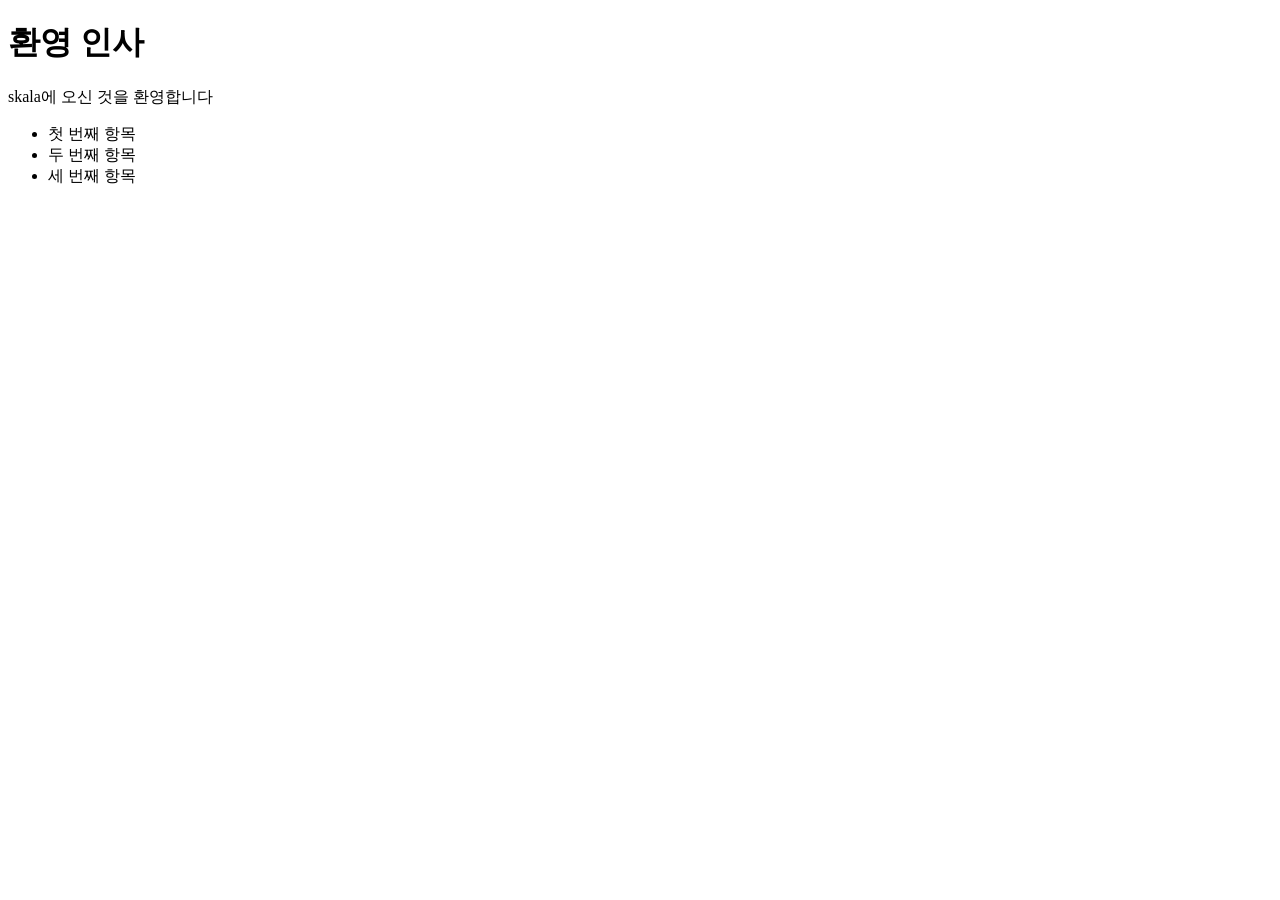
<file: index.html>
<!DOCTYPE html>
<html lang="en">
<head>
    <meta charset="UTF-8">
    <meta name="viewport" content="width=device-width, initial-scale=1.0">
    <title>[과제]project 구성과 index.html 생성</title>
</head>
<body>
    <h1>환영 인사</h1>
    <p>skala에 오신 것을 환영합니다</p>
    <ul>
        <li>첫 번째 항목</li>
        <li>두 번째 항목</li>
        <li>세 번째 항목</li>
    </ul>
</body>
</html>
</file>
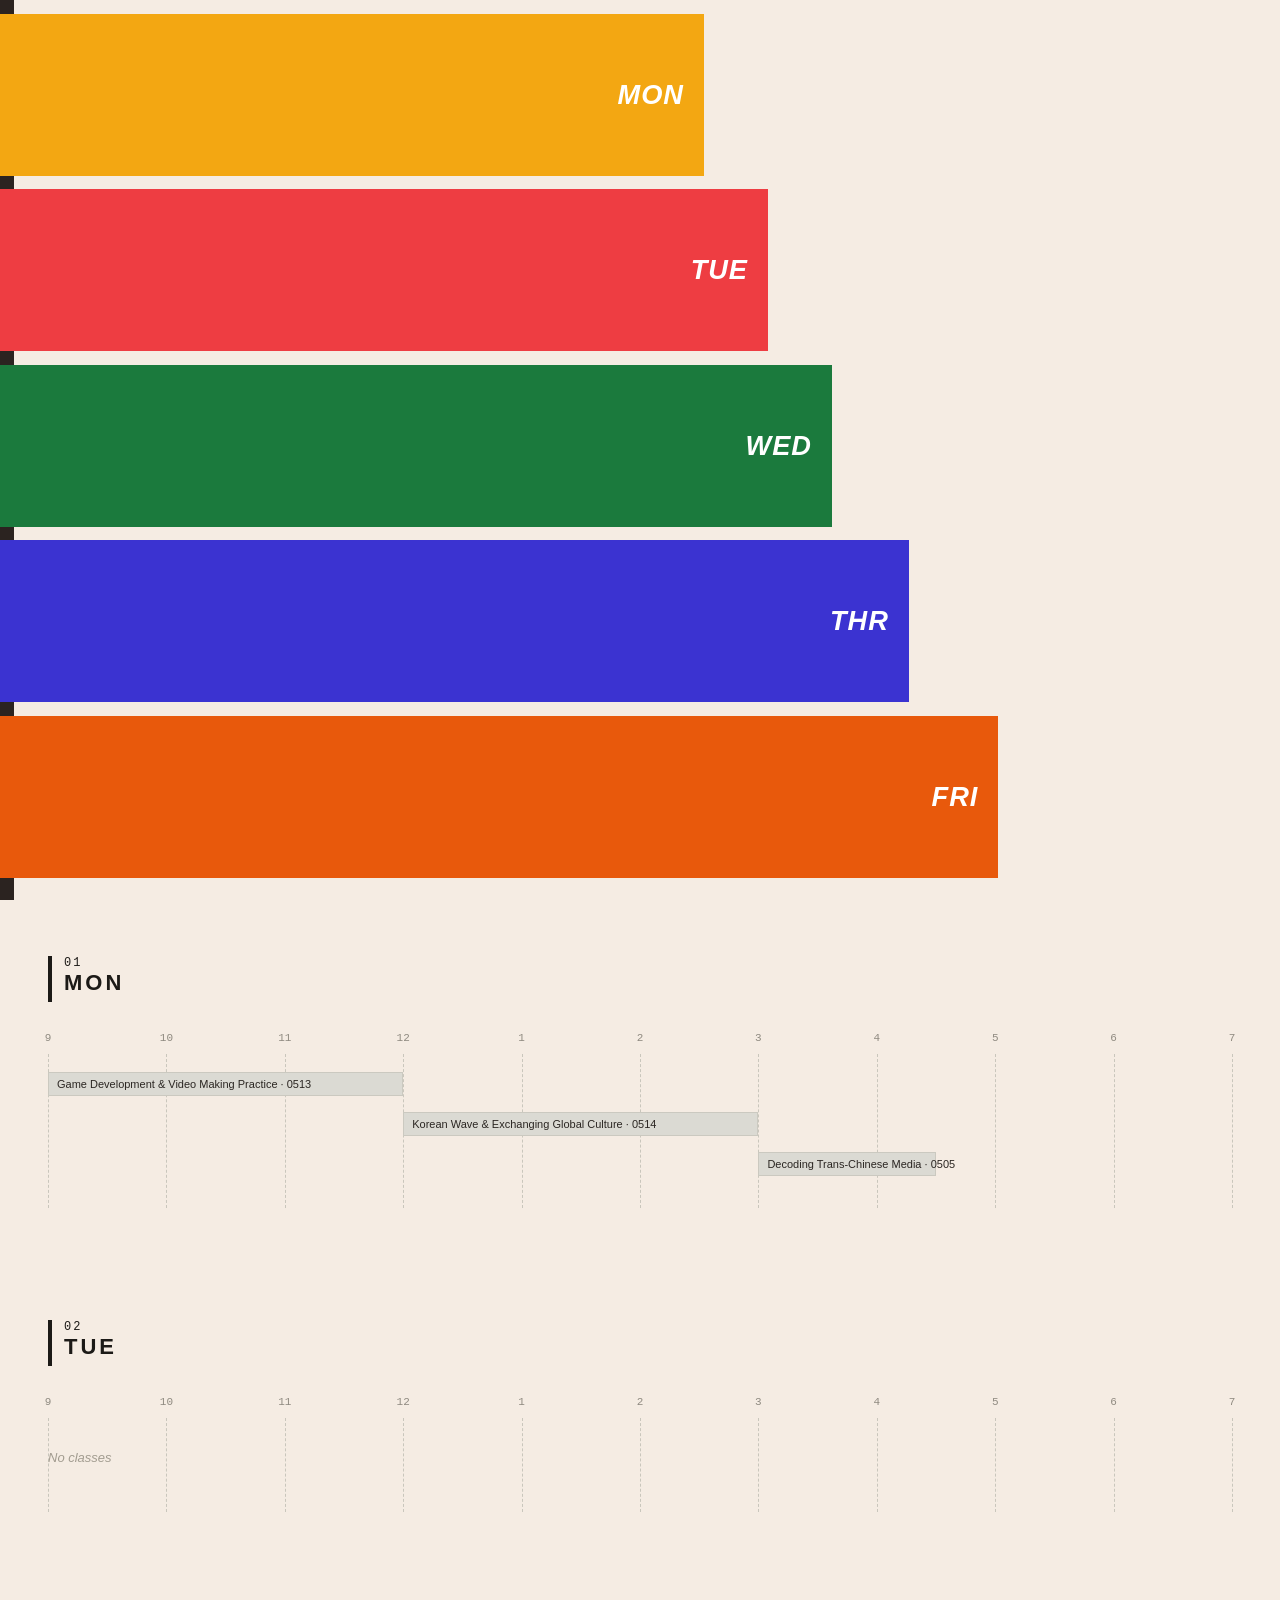
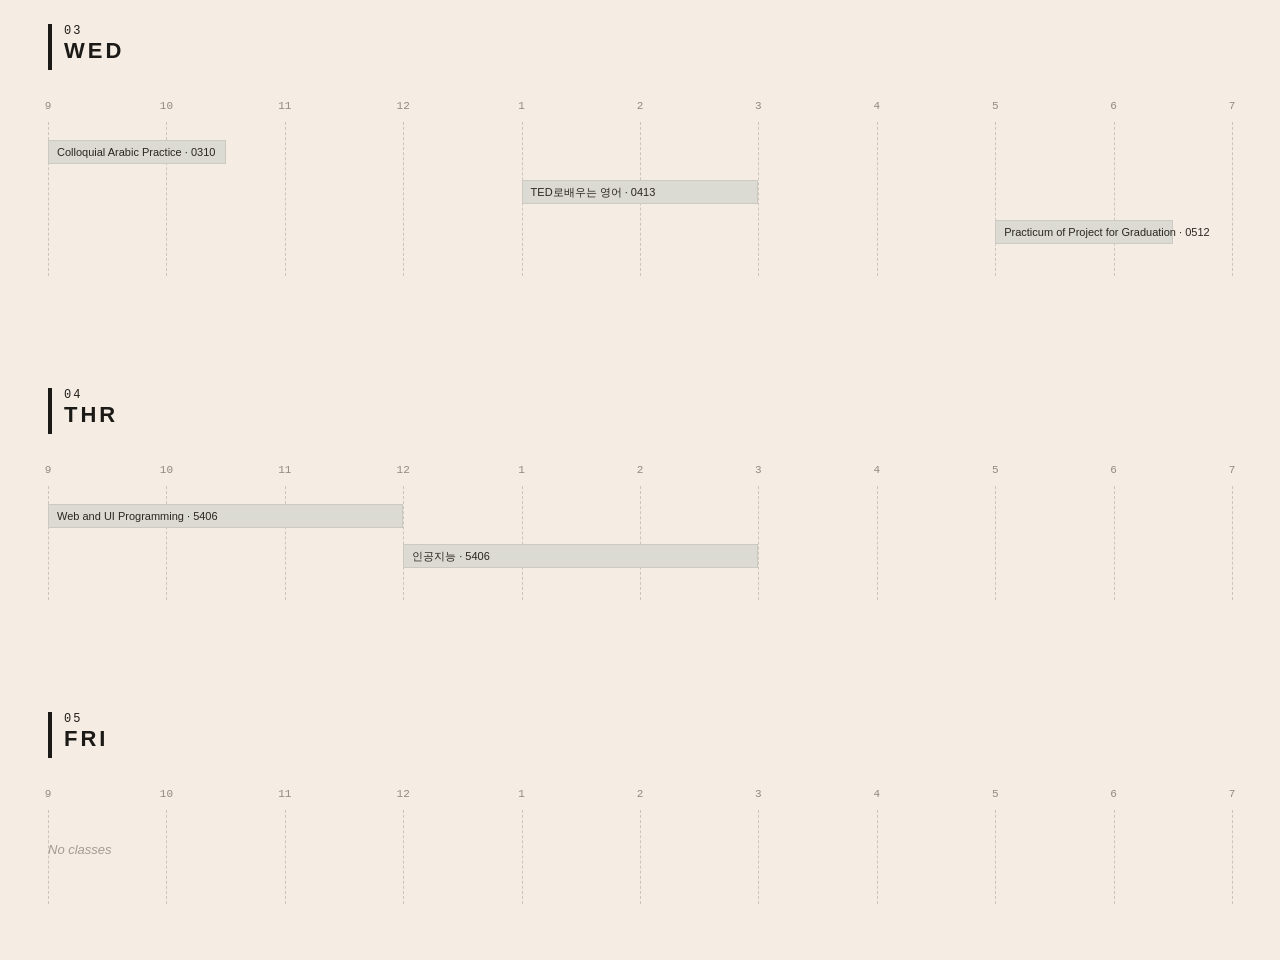
<file: myClass.html>
<!doctype html>
<html lang="ko">
<head>
<meta charset="utf-8">
<meta name="viewport" content="width=device-width, initial-scale=1">
<title>Timetable</title>
</head>
<!-- CSS 미사용: 모든 스타일은 인라인 style 속성으로만 작성. --cream 변수는 body에 정의 -->
<body style="--cream:#F5ECE3; margin:0; background-color:#F5ECE3; font-family:Arial, Helvetica, sans-serif; color:#2b2622;">

  <!-- ===== 화면 1 : 계단형 색 막대 (네비게이션) ===== -->
  <div style="position:relative; width:100%; height:100vh; background:var(--cream); overflow:hidden;">

    <!-- 왼쪽 얇은 어두운 띠 -->
    <div style="position:absolute; left:0; top:0; width:1.1%; height:100%; background:#2b2320;"></div>

    <!-- MON : amber -->
    <a href="#day-mon" data-nav style="position:absolute; left:0; top:1.5%; width:55%; height:18%; background:#F3A712; text-decoration:none; display:flex; align-items:center; justify-content:flex-end;">
      <span style="color:#ffffff; font-style:italic; font-weight:bold; font-size:1.7rem; letter-spacing:1px; margin-right:20px;">MON</span>
    </a>

    <!-- TUE : red -->
    <a href="#day-tue" data-nav style="position:absolute; left:0; top:21%; width:60%; height:18%; background:#EE3D42; text-decoration:none; display:flex; align-items:center; justify-content:flex-end;">
      <span style="color:#ffffff; font-style:italic; font-weight:bold; font-size:1.7rem; letter-spacing:1px; margin-right:20px;">TUE</span>
    </a>

    <!-- WED : green -->
    <a href="#day-wed" data-nav style="position:absolute; left:0; top:40.5%; width:65%; height:18%; background:#1B7A3D; text-decoration:none; display:flex; align-items:center; justify-content:flex-end;">
      <span style="color:#ffffff; font-style:italic; font-weight:bold; font-size:1.7rem; letter-spacing:1px; margin-right:20px;">WED</span>
    </a>

    <!-- THR : blue -->
    <a href="#day-thr" data-nav style="position:absolute; left:0; top:60%; width:71%; height:18%; background:#3B33D1; text-decoration:none; display:flex; align-items:center; justify-content:flex-end;">
      <span style="color:#ffffff; font-style:italic; font-weight:bold; font-size:1.7rem; letter-spacing:1px; margin-right:20px;">THR</span>
    </a>

    <!-- FRI : orange -->
    <a href="#day-fri" data-nav style="position:absolute; left:0; top:79.5%; width:78%; height:18%; background:#E8590C; text-decoration:none; display:flex; align-items:center; justify-content:flex-end;">
      <span style="color:#ffffff; font-style:italic; font-weight:bold; font-size:1.7rem; letter-spacing:1px; margin-right:20px;">FRI</span>
    </a>

  </div>

  <!-- ===== 요일별 간트차트가 JS로 렌더링될 영역 ===== -->
  <div id="charts"></div>

<script>
  // ---- 시간표 데이터 (두번째 사진 판독, 애매한 시간은 근사치) ----
  var START_H = 9, END_H = 19;              // 가로축: 9시 ~ 19시
  var SPAN = END_H - START_H;               // 총 10시간 = 100%

  var DAYS = [
    { key:'mon', num:'01', label:'MON', classes:[
      { name:'Game Development & Video Making Practice', code:'0513', start:9,   end:12   },
      { name:'Korean Wave & Exchanging Global Culture', code:'0514', start:12,  end:15   },
      { name:'Decoding Trans-Chinese Media',            code:'0505', start:15,  end:16.5 }
    ]},
    { key:'tue', num:'02', label:'TUE', classes:[] },
    { key:'wed', num:'03', label:'WED', classes:[
      { name:'Colloquial Arabic Practice',               code:'0310', start:9,   end:10.5 },
      { name:'TED\uB85C\uBC30\uC6B0\uB294 \uC601\uC5B4',  code:'0413', start:13,  end:15   },
      { name:'Practicum of Project for Graduation',      code:'0512', start:17,  end:18.5 }
    ]},
    { key:'thr', num:'04', label:'THR', classes:[
      { name:'Web and UI Programming', code:'5406', start:9,  end:12 },
      { name:'\uC778\uACF5\uC9C0\uB2A5', code:'5406', start:12, end:15 }
    ]},
    { key:'fri', num:'05', label:'FRI', classes:[] }
  ];

  // 시간 -> 가로 위치(%)
  function xpct(t){ return ((t - START_H) / SPAN) * 100; }
  // 시간 라벨 (12시간제 느낌: 13->1)
  function hourLabel(h){ return h > 12 ? (h - 12) : h; }

  var TOP = 40;        // 시간축 라벨 영역 높이(px)
  var ROW = 40;        // 과목 한 줄 높이(px)
  var BAR = 24;        // 막대 높이(px)

  var root = document.getElementById('charts');

  DAYS.forEach(function(day){
    var rows = day.classes.length;
    var chartH = TOP + (rows > 0 ? rows * ROW : 60) + 16;

    // ---- 세로 점선 그리드 + 시간 라벨 ----
    var grid = '';
    for (var h = START_H; h <= END_H; h++){
      var lx = xpct(h);
      grid +=
        '<div style="position:absolute; left:' + lx + '%; top:22px; height:' + (chartH - 22) + 'px; border-left:1px dashed #c9c6bc;"></div>' +
        '<div style="position:absolute; left:' + lx + '%; top:0; transform:translateX(-50%); font-family:monospace; font-size:11px; color:#8f8a80;">' + hourLabel(h) + '</div>';
    }

    // ---- 과목 막대 (무채색) ----
    var bars = '';
    if (rows === 0){
      bars = '<div style="position:absolute; left:0; top:' + (TOP + 14) + 'px; font-size:13px; color:#a29c90; font-style:italic;">No classes</div>';
    } else {
      day.classes.forEach(function(c, i){
        var l = xpct(c.start);
        var w = xpct(c.end) - xpct(c.start);
        var t = TOP + i * ROW;
        bars +=
          '<div style="position:absolute; left:' + l + '%; width:' + w + '%; top:' + t + 'px; height:' + BAR + 'px; background:#dbdad3; border:1px solid #cbc9c0; box-sizing:border-box; display:flex; align-items:center; padding:0 8px; overflow:visible; white-space:nowrap;">' +
            '<span style="font-size:11px; color:#2b2622;">' + c.name + ' &middot; ' + c.code + '</span>' +
          '</div>';
      });
    }

    // ---- 섹션 조립 ----
    var section =
      '<section id="day-' + day.key + '" style="padding:56px 48px; background:var(--cream);">' +
        '<div style="display:flex; align-items:flex-start; gap:12px; margin-bottom:30px;">' +
          '<div style="width:4px; height:46px; background:#1c1a17;"></div>' +
          '<div>' +
            '<div style="font-family:monospace; font-size:12px; letter-spacing:2px; color:#1c1a17;">' + day.num + '</div>' +
            '<div style="font-size:22px; font-weight:bold; letter-spacing:3px; color:#1c1a17;">' + day.label + '</div>' +
          '</div>' +
        '</div>' +
        '<div style="position:relative; width:100%; height:' + chartH + 'px;">' + grid + bars + '</div>' +
      '</section>';

    root.insertAdjacentHTML('beforeend', section);
  });

  // ---- 부드러운 스크롤 네비게이션 ----
  document.querySelectorAll('[data-nav]').forEach(function(a){
    a.addEventListener('click', function(e){
      var id = a.getAttribute('href');
      var target = document.querySelector(id);
      if (target){
        e.preventDefault();
        target.scrollIntoView({ behavior:'smooth', block:'start' });
      }
    });
  });
</script>
</body>
</html>
</file>
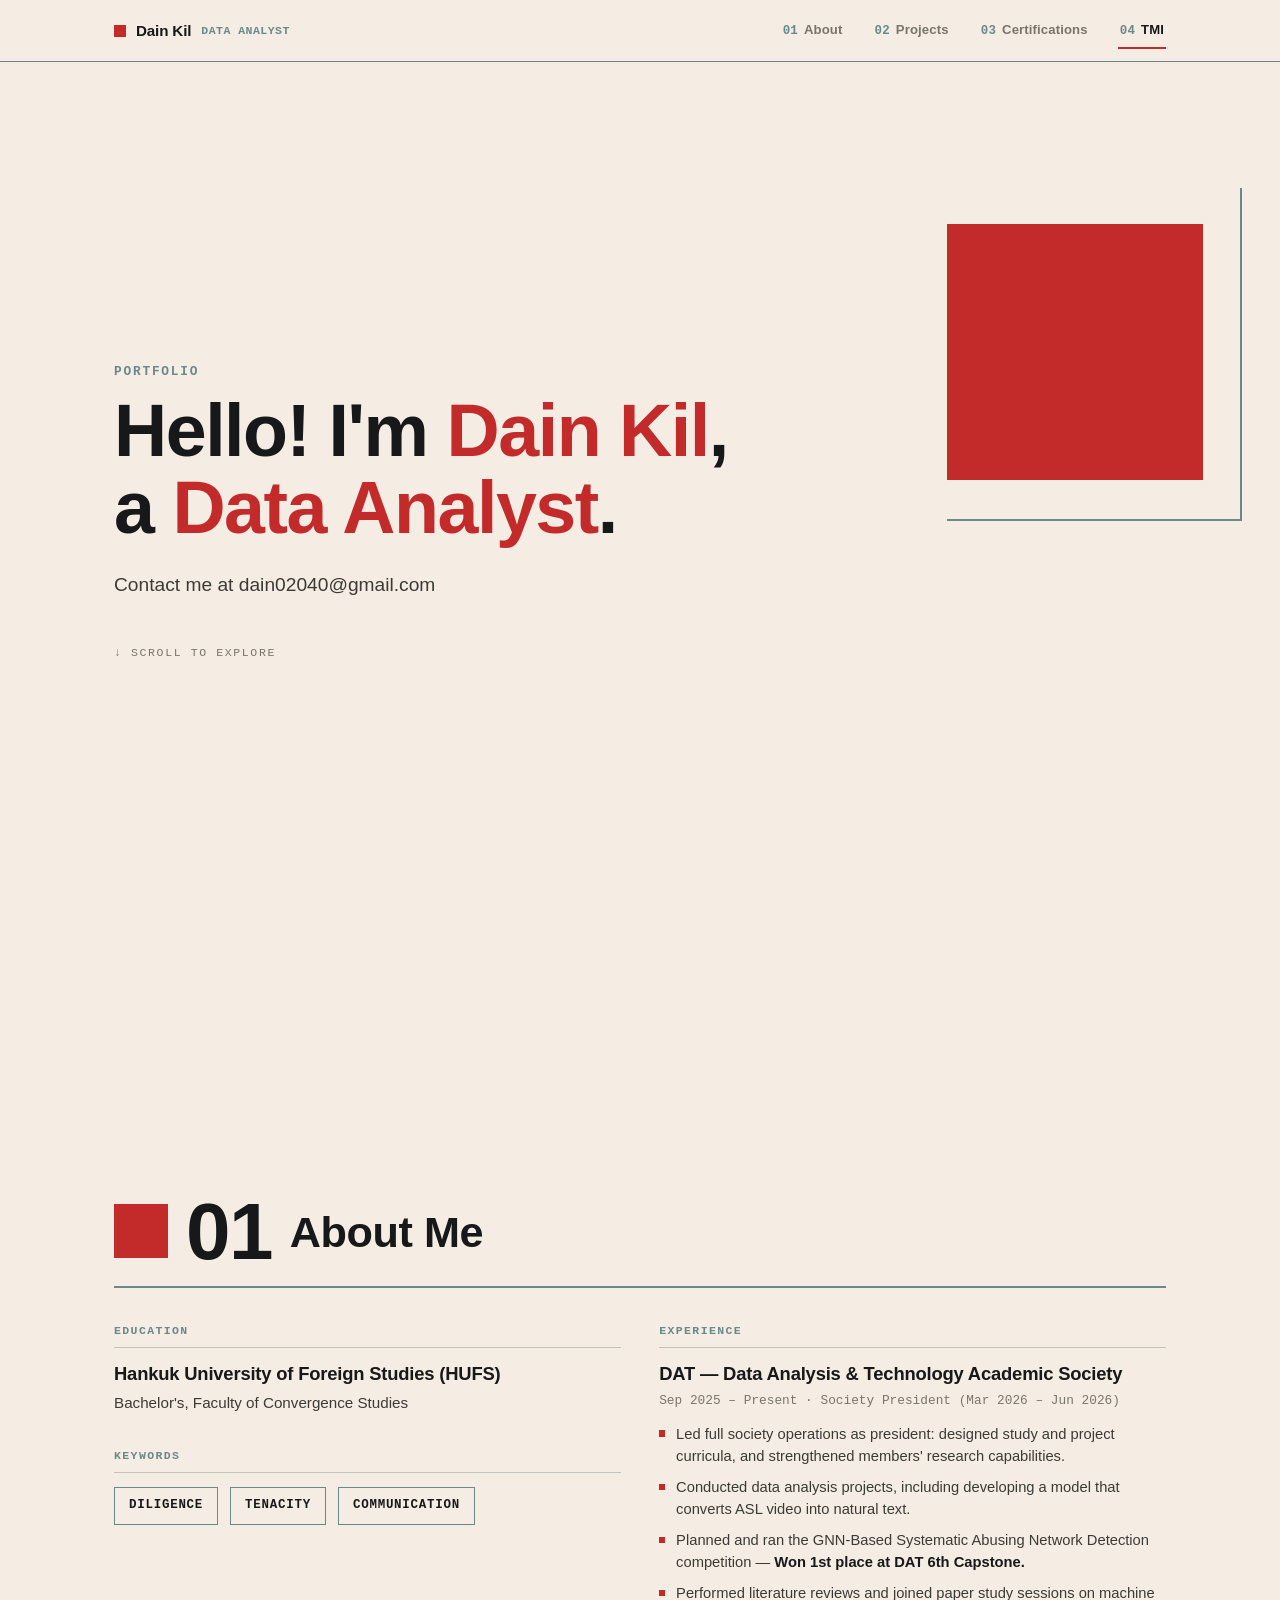
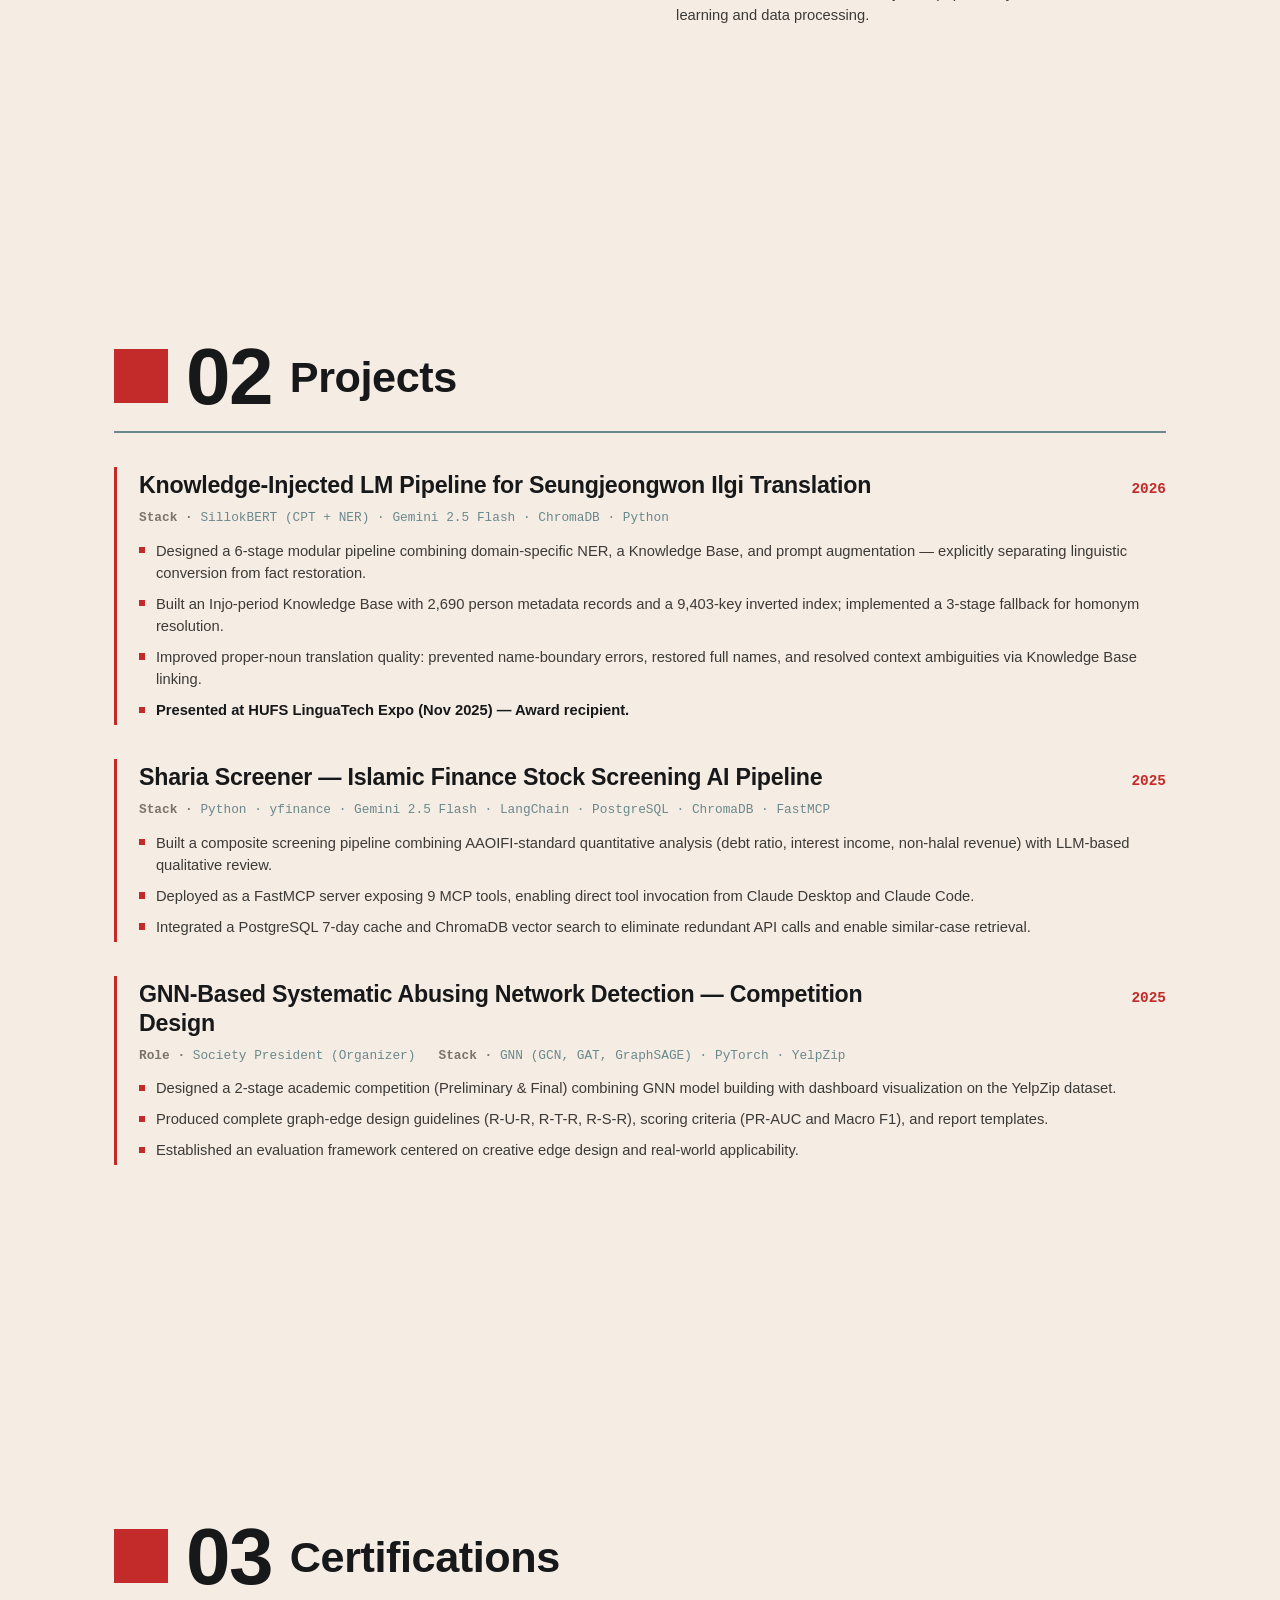
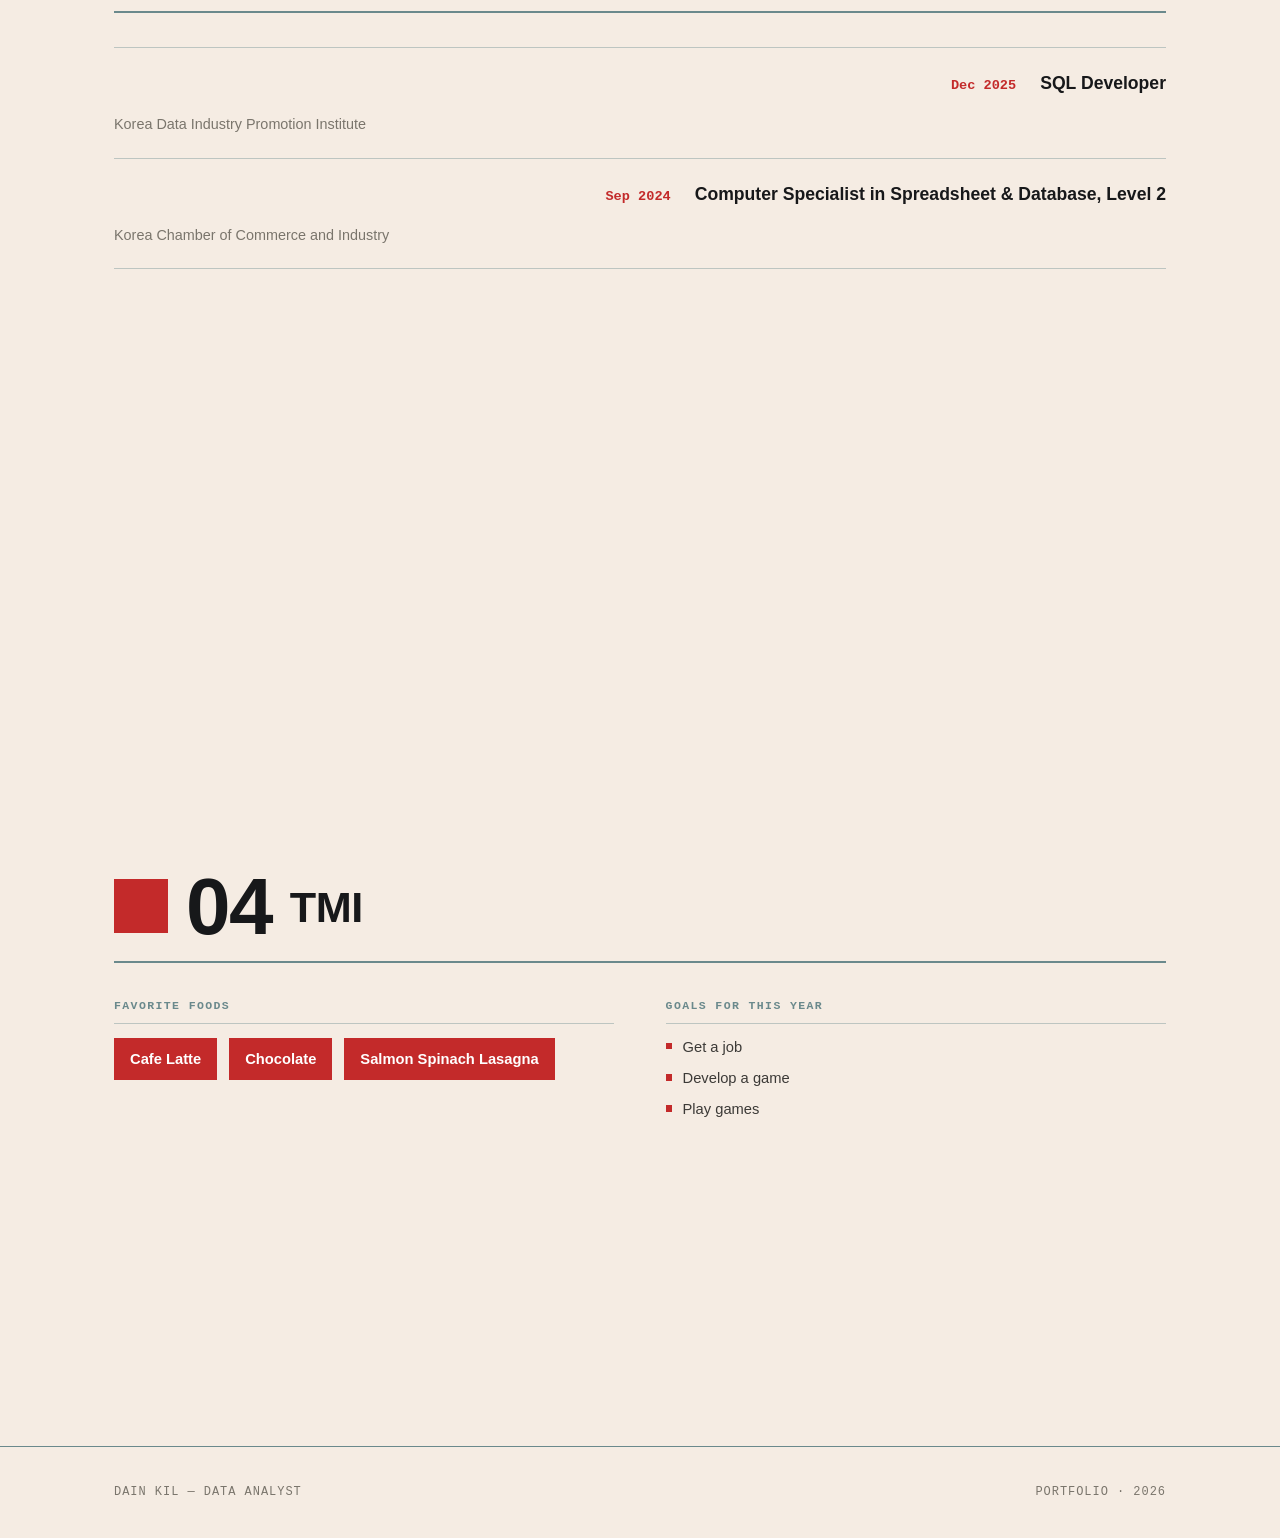
<file: myProfile.html>
<!DOCTYPE html>
<html lang="en">
<head>
<meta charset="UTF-8">
<meta name="viewport" content="width=device-width, initial-scale=1.0">
<title>Dain Kil — Data Analyst Portfolio</title>
<style>
  /* ===== 외부 파일/라이브러리 없이 이 <style> + 하단 <script> 만으로 구현 ===== */
  :root{
    --cream:#F5ECE3;
    --cream2:#EFE7DB;
    --red:#C32A2A;
    --teal:#6A898C;
    --ink:#17181A;
    --body:#3c3a37;
    --muted:#7a756c;
    --nav-h:62px;
    --mono:ui-monospace,"SF Mono",Menlo,Consolas,"Liberation Mono",monospace;
    --sans:"Helvetica Neue",Arial,"Segoe UI",system-ui,sans-serif;
  }
  *{margin:0;padding:0;box-sizing:border-box;}
  html{scroll-behavior:smooth;}
  body{
    background:var(--cream);
    color:var(--body);
    font-family:var(--sans);
    -webkit-font-smoothing:antialiased;
    line-height:1.55;
  }

  /* ---------- 상단 바 ---------- */
  .topbar{
    position:sticky;top:0;z-index:100;
    height:var(--nav-h);
    background:rgba(245,236,227,.92);
    backdrop-filter:blur(6px);
    border-bottom:1.5px solid var(--teal);
    display:flex;align-items:center;
  }
  .topbar .inner{
    width:100%;max-width:1180px;margin:0 auto;
    padding:0 clamp(20px,5vw,72px);
    display:flex;align-items:center;justify-content:space-between;gap:16px;
  }
  .brand{display:flex;align-items:center;gap:10px;font-weight:800;color:var(--ink);font-size:.95rem;letter-spacing:-.01em;text-decoration:none;white-space:nowrap;}
  .brand .dot{width:12px;height:12px;background:var(--red);flex:0 0 auto;}
  .brand span{color:var(--teal);font-family:var(--mono);font-weight:600;font-size:.72rem;letter-spacing:.04em;text-transform:uppercase;}
  .nav-links{display:flex;gap:clamp(8px,2.2vw,30px);align-items:center;}
  .nav-links a{
    text-decoration:none;color:var(--muted);
    font-weight:700;font-size:.82rem;letter-spacing:.01em;
    padding:6px 2px;position:relative;white-space:nowrap;transition:color .18s;
  }
  .nav-links a .n{font-family:var(--mono);color:var(--teal);margin-right:6px;font-size:.78rem;}
  .nav-links a::after{content:"";position:absolute;left:0;right:0;bottom:-2px;height:2px;background:var(--red);transform:scaleX(0);transform-origin:left;transition:transform .22s;}
  .nav-links a:hover{color:var(--ink);}
  .nav-links a.active{color:var(--ink);}
  .nav-links a.active::after{transform:scaleX(1);}
  /* 스크롤 진행 바 */
  #prog{position:fixed;top:0;left:0;height:3px;width:0;background:var(--red);z-index:101;}

  /* ---------- 섹션 공통 ---------- */
  section{scroll-margin-top:calc(var(--nav-h) + 8px);}
  .panel{
    min-height:100vh;
    display:flex;flex-direction:column;justify-content:center;
    padding:clamp(70px,9vh,120px) 0;
  }
  .wrap{width:100%;max-width:1180px;margin:0 auto;padding:0 clamp(20px,5vw,72px);}

  .sec-head{display:flex;align-items:flex-start;gap:18px;margin-bottom:6px;}
  .sec-sq{width:clamp(30px,4.5vw,54px);height:clamp(30px,4.5vw,54px);background:var(--red);flex:0 0 auto;margin-top:6px;}
  .sec-num{font-size:clamp(2.6rem,7vw,5rem);font-weight:800;color:var(--ink);line-height:.85;letter-spacing:-.02em;}
  .sec-title{font-size:clamp(1.5rem,3.6vw,2.7rem);font-weight:800;color:var(--ink);letter-spacing:-.01em;align-self:flex-end;}
  .rule{height:2px;background:var(--teal);margin:20px 0 34px;}
  .eyebrow{font-family:var(--mono);text-transform:uppercase;letter-spacing:.14em;font-size:.72rem;color:var(--teal);font-weight:700;margin-bottom:10px;}

  /* ---------- HERO ---------- */
  .hero{position:relative;overflow:hidden;}
  .hero .wrap{position:relative;z-index:2;}
  .hero .eyebrow{font-size:.8rem;}
  .hero h1{
    font-size:clamp(2.1rem,6vw,4.6rem);font-weight:800;color:var(--ink);
    letter-spacing:-.02em;line-height:1.05;max-width:16ch;margin-top:8px;
  }
  .hero h1 .hl{color:var(--red);}
  .hero .sub{margin-top:24px;font-size:clamp(1rem,1.6vw,1.2rem);color:var(--body);max-width:52ch;}
  .hero .deco-sq{position:absolute;right:6%;top:18%;width:clamp(120px,20vw,280px);height:clamp(120px,20vw,280px);background:var(--red);z-index:1;}
  .hero .deco-l{position:absolute;right:3%;top:14%;width:clamp(140px,23vw,320px);height:clamp(150px,26vw,360px);border-right:2px solid var(--teal);border-bottom:2px solid var(--teal);z-index:0;}
  .scrollcue{margin-top:44px;font-family:var(--mono);font-size:.72rem;letter-spacing:.14em;text-transform:uppercase;color:var(--muted);}

  /* ---------- 카드 / 그리드 ---------- */
  .grid2{display:grid;grid-template-columns:1fr 1fr;gap:clamp(20px,3vw,44px);align-items:start;}
  .block .label{font-family:var(--mono);text-transform:uppercase;letter-spacing:.12em;font-size:.72rem;color:var(--teal);font-weight:700;margin-bottom:12px;padding-bottom:8px;border-bottom:1.5px solid rgba(106,137,140,.4);}
  .block h3{font-size:1.15rem;font-weight:700;color:var(--ink);letter-spacing:-.01em;}
  .block .meta{font-family:var(--mono);font-size:.8rem;color:var(--muted);margin-top:2px;}
  .block p.line{color:var(--body);margin-top:2px;font-size:.95rem;}

  .b{list-style:none;margin-top:12px;display:flex;flex-direction:column;gap:9px;}
  .b li{position:relative;padding-left:1.15em;font-size:.92rem;color:var(--body);line-height:1.5;}
  .b li::before{content:"";position:absolute;left:0;top:.52em;width:.42em;height:.42em;background:var(--red);}
  .b li b{color:var(--ink);font-weight:700;}

  .tags{display:flex;flex-wrap:wrap;gap:12px;margin-top:14px;}
  .tag{border:1.5px solid var(--teal);color:var(--ink);font-family:var(--mono);text-transform:uppercase;letter-spacing:.06em;font-size:.78rem;font-weight:600;padding:8px 14px;}

  /* Projects */
  .proj{display:flex;flex-direction:column;gap:34px;}
  .card{border-left:3px solid var(--red);padding:4px 0 4px 22px;position:relative;}
  .card .top{display:flex;justify-content:space-between;align-items:baseline;gap:16px;flex-wrap:wrap;}
  .card h3{font-size:clamp(1.05rem,2vw,1.45rem);font-weight:800;color:var(--ink);letter-spacing:-.01em;line-height:1.25;max-width:60ch;}
  .card .year{font-family:var(--mono);font-weight:700;font-size:.9rem;color:var(--red);flex:0 0 auto;}
  .card .stack{font-family:var(--mono);font-size:.8rem;color:var(--teal);margin-top:8px;line-height:1.5;}
  .card .stack b{color:var(--muted);font-weight:600;}

  /* Certifications */
  .certs{display:flex;flex-direction:column;}
  .cert{display:grid;grid-template-columns:1fr auto;gap:8px 24px;align-items:baseline;padding:22px 0;border-bottom:1.5px solid rgba(106,137,140,.4);}
  .cert:first-child{border-top:1.5px solid rgba(106,137,140,.4);}
  .cert .name{font-size:1.1rem;font-weight:700;color:var(--ink);}
  .cert .issuer{font-size:.9rem;color:var(--muted);grid-column:1;}
  .cert .date{font-family:var(--mono);font-size:.85rem;color:var(--red);font-weight:700;text-align:right;grid-row:1 / span 2;}

  /* TMI */
  .tmi-grid{display:grid;grid-template-columns:1fr 1fr;gap:clamp(24px,4vw,60px);}
  .foods{list-style:none;display:flex;flex-wrap:wrap;gap:12px;margin-top:14px;}
  .food{background:var(--red);color:#fff;font-weight:700;font-size:.92rem;padding:10px 16px;}

  footer{padding:36px 0;border-top:1.5px solid var(--teal);}
  footer .wrap{display:flex;justify-content:space-between;align-items:center;gap:16px;flex-wrap:wrap;font-family:var(--mono);font-size:.75rem;color:var(--muted);text-transform:uppercase;letter-spacing:.08em;}

  /* ---------- 반응형: 폭 좁으면 글자·레이아웃 축소 ---------- */
  @media (max-width:820px){
    .grid2,.tmi-grid{grid-template-columns:1fr;}
    .hero .deco-sq,.hero .deco-l{opacity:.5;}
  }
  @media (max-width:600px){
    :root{--nav-h:56px;}
    .nav-links a .lbl{display:none;}      /* 좁으면 번호만 노출 */
    .nav-links{gap:16px;}
    ul.b li,.block p.line{font-size:.86rem;}
    .card .stack,.block .label{font-size:.72rem;}
    .cert{grid-template-columns:1fr;}
    .cert .date{grid-row:auto;text-align:left;}
    .brand span{display:none;}
  }
</style>
</head>
<body>
<div id="prog"></div>

<!-- ===== 상단 바 ===== -->
<header class="topbar">
  <div class="inner">
    <a class="brand" href="#home"><span class="dot"></span>Dain&nbsp;Kil <span>Data Analyst</span></a>
    <nav class="nav-links">
      <a href="#about"><span class="n">01</span><span class="lbl">About</span></a>
      <a href="#projects"><span class="n">02</span><span class="lbl">Projects</span></a>
      <a href="#certs"><span class="n">03</span><span class="lbl">Certifications</span></a>
      <a href="#tmi"><span class="n">04</span><span class="lbl">TMI</span></a>
    </nav>
  </div>
</header>

<!-- ===== HERO ===== -->
<section id="home" class="panel hero">
  <div class="deco-l"></div>
  <div class="deco-sq"></div>
  <div class="wrap">
    <div class="eyebrow">Portfolio</div>
    <h1>Hello! I'm <span class="hl">Dain Kil</span>,<br>a <span class="hl">Data Analyst</span>.</h1>
    <p class="sub">Contact me at dain02040@gmail.com</p>
    <div class="scrollcue">↓ Scroll to explore</div>
  </div>
</section>

<!-- ===== 01 ABOUT ===== -->
<section id="about" data-nav class="panel">
  <div class="wrap">
    <div class="sec-head"><div class="sec-sq"></div><span class="sec-num">01</span><h2 class="sec-title">About Me</h2></div>
    <div class="rule"></div>

    <div class="grid2">
      <div class="block">
        <div class="label">Education</div>
        <h3>Hankuk University of Foreign Studies (HUFS)</h3>
        <p class="line">Bachelor's, Faculty of Convergence Studies</p>

        <div class="label" style="margin-top:32px;">Keywords</div>
        <dl class="tags">
          <dt class="tag">Diligence</dt>
          <dt class="tag">Tenacity</dt>
          <dt class="tag">Communication</dt>
        </dl>
      </div>

      <div class="block">
        <div class="label">Experience</div>
        <h3>DAT — Data Analysis &amp; Technology Academic Society</h3>
        <p class="meta">Sep 2025 – Present · Society President (Mar 2026 – Jun 2026)</p>
        <ul class="b">
          <li>Led full society operations as president: designed study and project curricula, and strengthened members' research capabilities.</li>
          <li>Conducted data analysis projects, including developing a model that converts ASL video into natural text.</li>
          <li>Planned and ran the GNN-Based Systematic Abusing Network Detection competition — <b>Won 1st place at DAT 6th Capstone.</b></li>
          <li>Performed literature reviews and joined paper study sessions on machine learning and data processing.</li>
        </ul>
      </div>
    </div>
  </div>
</section>

<!-- ===== 02 PROJECTS ===== -->
<section id="projects" data-nav class="panel">
  <div class="wrap">
    <div class="sec-head"><div class="sec-sq"></div><span class="sec-num">02</span><h2 class="sec-title">Projects</h2></div>
    <div class="rule"></div>

    <div class="proj">
      <div class="card">
        <div class="top">
          <h3>Knowledge-Injected LM Pipeline for Seungjeongwon Ilgi Translation</h3>
          <span class="year">2026</span>
        </div>
        <div class="stack"><b>Stack ·</b> SillokBERT (CPT + NER) · Gemini 2.5 Flash · ChromaDB · Python</div>
        <ul class="b">
          <li>Designed a 6-stage modular pipeline combining domain-specific NER, a Knowledge Base, and prompt augmentation — explicitly separating linguistic conversion from fact restoration.</li>
          <li>Built an Injo-period Knowledge Base with 2,690 person metadata records and a 9,403-key inverted index; implemented a 3-stage fallback for homonym resolution.</li>
          <li>Improved proper-noun translation quality: prevented name-boundary errors, restored full names, and resolved context ambiguities via Knowledge Base linking.</li>
          <li><b>Presented at HUFS LinguaTech Expo (Nov 2025) — Award recipient.</b></li>
        </ul>
      </div>

      <div class="card">
        <div class="top">
          <h3>Sharia Screener — Islamic Finance Stock Screening AI Pipeline</h3>
          <span class="year">2025</span>
        </div>
        <div class="stack"><b>Stack ·</b> Python · yfinance · Gemini 2.5 Flash · LangChain · PostgreSQL · ChromaDB · FastMCP</div>
        <ul class="b">
          <li>Built a composite screening pipeline combining AAOIFI-standard quantitative analysis (debt ratio, interest income, non-halal revenue) with LLM-based qualitative review.</li>
          <li>Deployed as a FastMCP server exposing 9 MCP tools, enabling direct tool invocation from Claude Desktop and Claude Code.</li>
          <li>Integrated a PostgreSQL 7-day cache and ChromaDB vector search to eliminate redundant API calls and enable similar-case retrieval.</li>
        </ul>
      </div>

      <div class="card">
        <div class="top">
          <h3>GNN-Based Systematic Abusing Network Detection — Competition Design</h3>
          <span class="year">2025</span>
        </div>
        <div class="stack"><b>Role ·</b> Society President (Organizer) &nbsp; <b>Stack ·</b> GNN (GCN, GAT, GraphSAGE) · PyTorch · YelpZip</div>
        <ul class="b">
          <li>Designed a 2-stage academic competition (Preliminary &amp; Final) combining GNN model building with dashboard visualization on the YelpZip dataset.</li>
          <li>Produced complete graph-edge design guidelines (R-U-R, R-T-R, R-S-R), scoring criteria (PR-AUC and Macro F1), and report templates.</li>
          <li>Established an evaluation framework centered on creative edge design and real-world applicability.</li>
        </ul>
      </div>
    </div>
  </div>
</section>

<!-- ===== 03 CERTIFICATIONS ===== -->
<section id="certs" data-nav class="panel">
  <div class="wrap">
    <div class="sec-head"><div class="sec-sq"></div><span class="sec-num">03</span><h2 class="sec-title">Certifications</h2></div>
    <div class="rule"></div>

    <div class="certs">
      <div class="cert">
        <div class="name">SQL Developer</div>
        <div class="issuer">Korea Data Industry Promotion Institute</div>
        <div class="date">Dec 2025</div>
      </div>
      <div class="cert">
        <div class="name">Computer Specialist in Spreadsheet &amp; Database, Level 2</div>
        <div class="issuer">Korea Chamber of Commerce and Industry</div>
        <div class="date">Sep 2024</div>
      </div>
    </div>
  </div>
</section>

<!-- ===== 04 TMI ===== -->
<section id="tmi" data-nav class="panel">
  <div class="wrap">
    <div class="sec-head"><div class="sec-sq"></div><span class="sec-num">04</span><h2 class="sec-title">TMI</h2></div>
    <div class="rule"></div>

    <div class="tmi-grid">
      <div class="block">
        <div class="label">Favorite Foods</div>
        <ul class="foods">
          <li class="food">Cafe Latte</li>
          <li class="food">Chocolate</li>
          <li class="food">Salmon Spinach Lasagna</li>
        </ul>
      </div>
      <div class="block">
        <div class="label">Goals for This Year</div>
        <ol class="b">
          <li>Get a job</li>
          <li>Develop a game</li>
          <li>Play games</li>
        </ol>
      </div>
    </div>
  </div>
</section>

<footer>
  <div class="wrap">
    <span>Dain Kil — Data Analyst</span>
    <span>Portfolio · 2026</span>
  </div>
</footer>

<script>
  // 스크롤 진행 바
  var prog = document.getElementById('prog');
  window.addEventListener('scroll', function(){
    var d = document.documentElement;
    var p = d.scrollTop / (d.scrollHeight - d.clientHeight || 1);
    prog.style.width = (p*100) + '%';
  }, {passive:true});

  // 스크롤 시 섹션 전환(현재 섹션 nav 하이라이트)
  var links = document.querySelectorAll('.nav-links a');
  var map = {};
  links.forEach(function(a){ map[a.getAttribute('href').slice(1)] = a; });
  var sections = document.querySelectorAll('section[data-nav]');
  var obs = new IntersectionObserver(function(entries){
    entries.forEach(function(e){
      if(e.isIntersecting){
        links.forEach(function(l){ l.classList.remove('active'); });
        if(map[e.target.id]) map[e.target.id].classList.add('active');
      }
    });
  }, {rootMargin:'-45% 0px -50% 0px', threshold:0});
  sections.forEach(function(s){ obs.observe(s); });
</script>
</body>
</html>
</file>
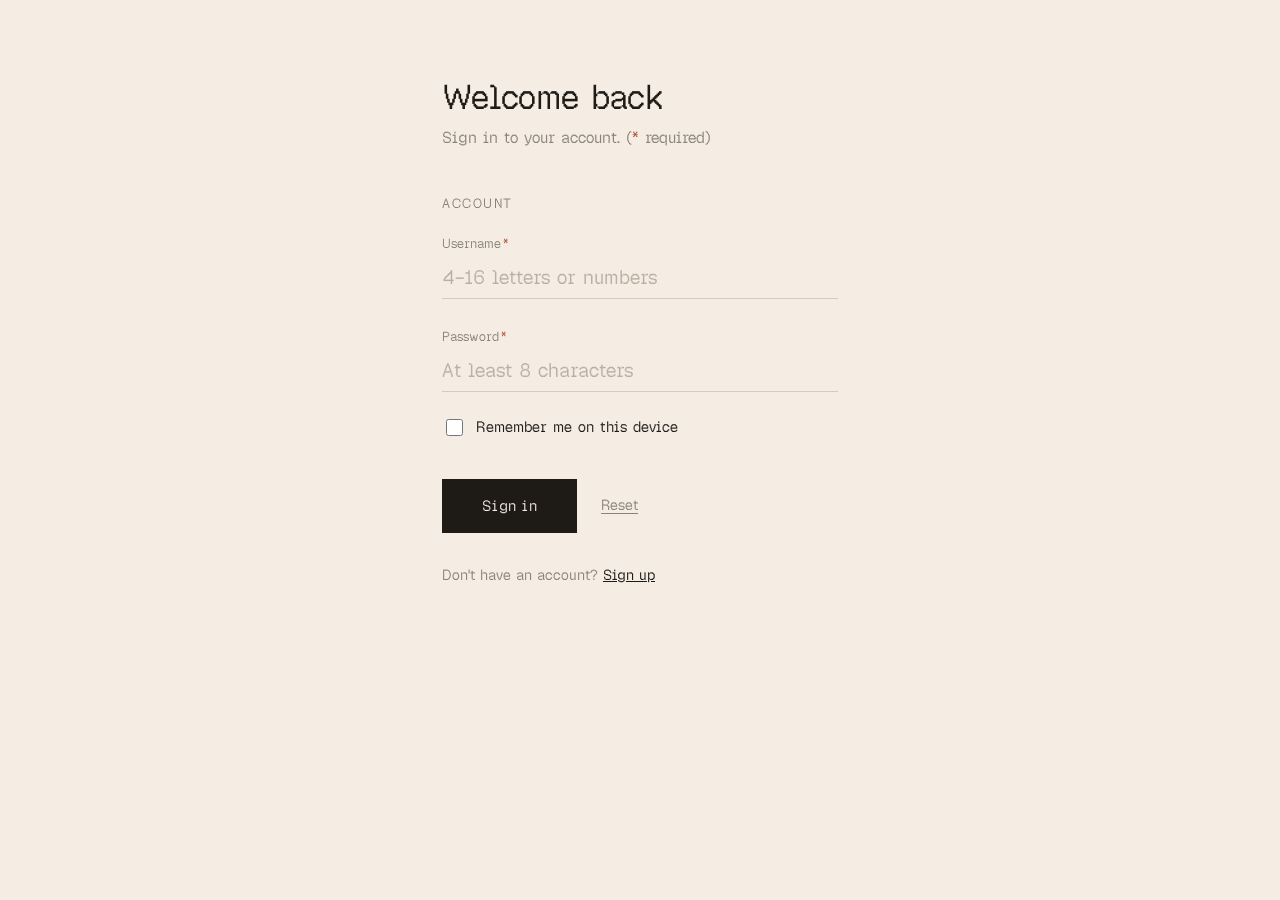
<file: html/login.html>
<!DOCTYPE html>
<html lang="en">
<head>
  <meta charset="UTF-8" />
  <meta name="viewport" content="width=device-width, initial-scale=1.0" />
  <title>Sign In</title>
  <link rel="stylesheet" href="../css/style.css" />
  <style>
    /* ===== Design tokens (signUp.html과 동일) ===== */
    :root {
      --cream:      #F5ECE3;   /* background (solid) */
      --ink:        #1e1b17;   /* text / button */
      --muted:      #8a8578;   /* labels / helper text */
      --line:       #d3ccbe;   /* underline (default) */
      --line-focus: #1e1b17;   /* underline (focus) */
      --danger:     #b4462f;
    }

    * { box-sizing: border-box; }

    body {
      margin: 0;
      min-height: 100vh;
      background: var(--cream);          /* solid cream */
      color: var(--ink);
      font-family: system-ui, -apple-system, "Segoe UI", Roboto, Helvetica, Arial, sans-serif;
      -webkit-font-smoothing: antialiased;
      line-height: 1.5;
    }

    /* 로그인 폼은 좁은 폭으로 (signUp와 동일한 톤) */
    .wrap {
      max-width: 460px;
      margin: 0 auto;
      padding: 72px 32px 96px;
    }

    /* ===== Header ===== */
    .page-title {
      margin: 0 0 4px;
      font-size: 2.1rem;
      font-weight: 600;
      letter-spacing: -.02em;
    }
    .page-sub {
      margin: 0 0 44px;
      color: var(--muted);
      font-size: .98rem;
    }

    /* ===== fieldset / legend ===== */
    fieldset {
      border: 0;
      margin: 0 0 40px;
      padding: 0;
    }
    legend {
      padding: 0;
      margin-bottom: 20px;
      font-size: .82rem;
      font-weight: 600;
      letter-spacing: .12em;
      text-transform: uppercase;
      color: var(--muted);
    }

    /* Layout grid */
    .grid {
      display: grid;
      grid-template-columns: 1fr;
      gap: 28px 32px;
    }

    /* ===== Underline inputs ===== */
    .field { position: relative; }
    .field > label {
      display: block;
      margin-bottom: 8px;
      font-size: .8rem;
      color: var(--muted);
    }
    .field .req { color: var(--danger); margin-left: 2px; }

    .field input {
      width: 100%;
      padding: 4px 0 8px;
      font-size: 1.2rem;
      color: var(--ink);
      background: transparent;
      border: 0;
      border-bottom: 1px solid var(--line);
      border-radius: 0;
      transition: border-color .15s;
    }
    .field input::placeholder { color: #b8b1a3; }
    .field input:focus {
      outline: none;
      border-bottom-color: var(--line-focus);
    }

    /* ===== Remember me ===== */
    .agree {
      display: flex;
      align-items: center;
      gap: 10px;
      margin-top: 24px;
      font-size: .92rem;
      cursor: pointer;
    }
    .agree input {
      width: 17px; height: 17px;
      accent-color: var(--ink);
      flex: none;
    }

    /* ===== Buttons ===== */
    .actions {
      display: flex;
      align-items: center;
      gap: 24px;
      margin-top: 8px;
    }
    button[type="submit"] {
      padding: 16px 40px;
      font: inherit;
      font-size: .92rem;
      font-weight: 700;
      letter-spacing: .02em;
      color: var(--cream);
      background: var(--ink);
      border: 0;
      border-radius: 0;           /* sharp rectangle (reference) */
      cursor: pointer;
      transition: opacity .15s;
    }
    button[type="submit"]:hover { opacity: .85; }

    button[type="reset"] {
      padding: 0;
      font: inherit;
      font-size: .9rem;
      color: var(--muted);
      background: none;
      border: 0;
      text-decoration: underline;
      text-underline-offset: 3px;
      cursor: pointer;
    }
    button[type="reset"]:hover { color: var(--ink); }

    button:focus-visible { outline: 2px solid var(--ink); outline-offset: 3px; }

    .signin {
      margin-top: 32px;
      font-size: .9rem;
      color: var(--muted);
    }
    .signin a { color: var(--ink); font-weight: 600; }

    /* ===== Responsive ===== */
    @media (max-width: 560px) {
      .wrap { padding: 48px 22px 72px; }
      .page-title { font-size: 1.7rem; }
    }
  </style>
</head>
<body>
  <main class="wrap">
    <h1 class="page-title">Welcome back</h1>
    <p class="page-sub">Sign in to your account. (<span style="color:var(--danger)">*</span> required)</p>

    <!-- action: 로그인 후 홈으로 / method: get -->
    <form action="index.html" method="get">

      <fieldset>
        <legend>Account</legend>
        <div class="grid">
          <div class="field">
            <label for="userid">Username<span class="req">*</span></label>
            <input type="text" id="userid" name="userid"
                   placeholder="4–16 letters or numbers"
                   minlength="4" maxlength="16"
                   pattern="[A-Za-z0-9]{4,16}" required />
          </div>

          <div class="field">
            <label for="password">Password<span class="req">*</span></label>
            <input type="password" id="password" name="password"
                   placeholder="At least 8 characters" minlength="8" required />
          </div>
        </div>

        <label class="agree">
          <input type="checkbox" name="remember" value="on" />
          <span>Remember me on this device</span>
        </label>
      </fieldset>

      <!-- Submit / Reset -->
      <div class="actions">
        <button type="submit">Sign in</button>
        <button type="reset">Reset</button>
      </div>

      <p class="signin">Don't have an account? <a href="signUp.html">Sign up</a></p>
    </form>
  </main>
</body>
</html>
</file>
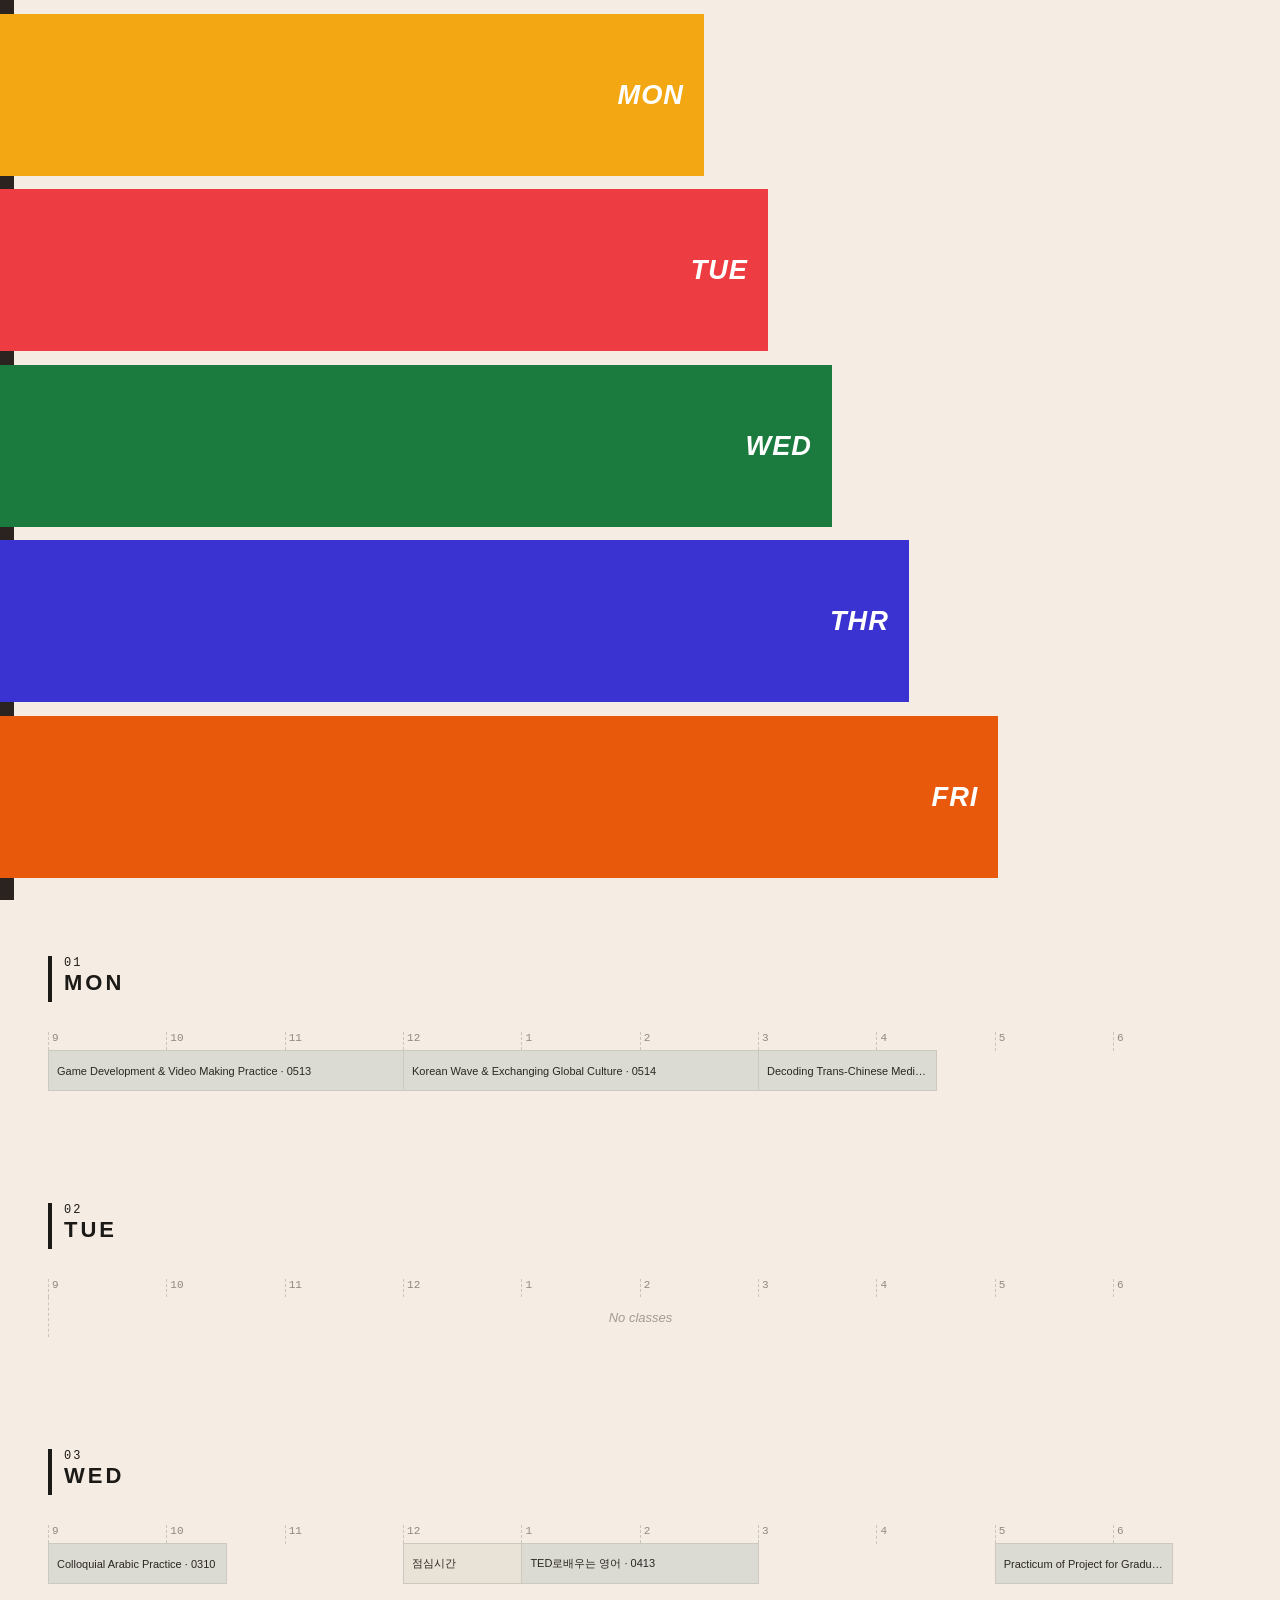
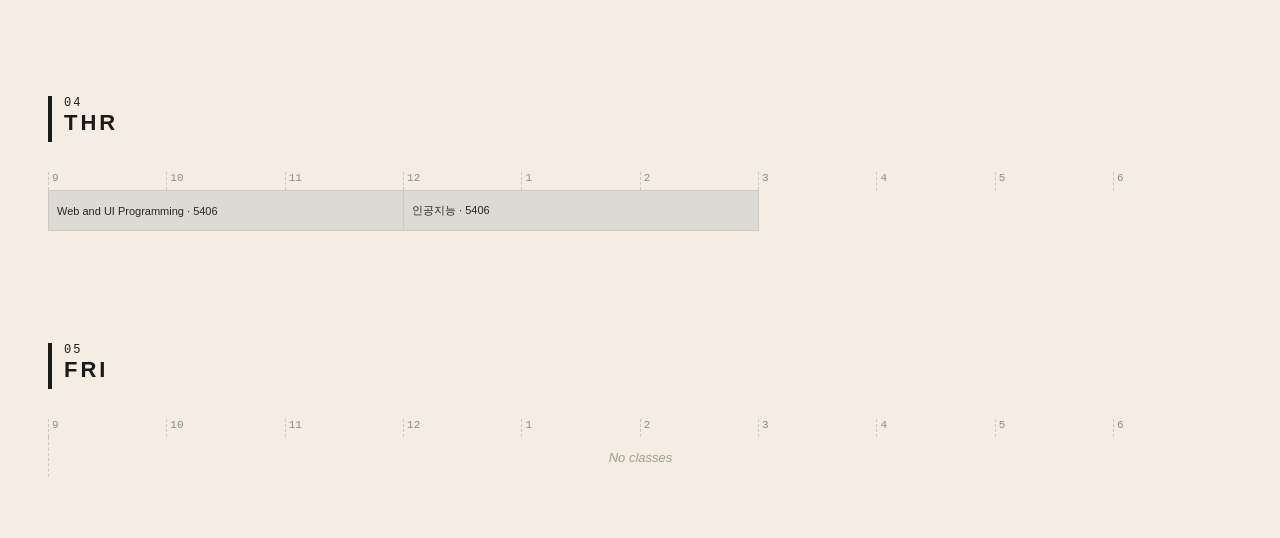
<file: html/myClass.html>
<!doctype html>
<html lang="ko">
<head>
<meta charset="utf-8">
<meta name="viewport" content="width=device-width, initial-scale=1">
<title>Timetable</title>
</head>
<!-- CSS 미사용: 모든 스타일은 인라인 style 속성으로만 작성. --cream 변수는 body에 정의 -->
<body style="--cream:#F5ECE3; margin:0; background-color:#F5ECE3; font-family:Arial, Helvetica, sans-serif; color:#2b2622;">

  <!-- ===== 화면 1 : 계단형 색 막대 (네비게이션) ===== -->
  <div style="position:relative; width:100%; height:100vh; background:var(--cream); overflow:hidden;">

    <!-- 왼쪽 얇은 어두운 띠 -->
    <div style="position:absolute; left:0; top:0; width:1.1%; height:100%; background:#2b2320;"></div>

    <!-- MON : amber -->
    <a href="#day-mon" data-nav style="position:absolute; left:0; top:1.5%; width:55%; height:18%; background:#F3A712; text-decoration:none; display:flex; align-items:center; justify-content:flex-end;">
      <span style="color:#ffffff; font-style:italic; font-weight:bold; font-size:1.7rem; letter-spacing:1px; margin-right:20px;">MON</span>
    </a>

    <!-- TUE : red -->
    <a href="#day-tue" data-nav style="position:absolute; left:0; top:21%; width:60%; height:18%; background:#EE3D42; text-decoration:none; display:flex; align-items:center; justify-content:flex-end;">
      <span style="color:#ffffff; font-style:italic; font-weight:bold; font-size:1.7rem; letter-spacing:1px; margin-right:20px;">TUE</span>
    </a>

    <!-- WED : green -->
    <a href="#day-wed" data-nav style="position:absolute; left:0; top:40.5%; width:65%; height:18%; background:#1B7A3D; text-decoration:none; display:flex; align-items:center; justify-content:flex-end;">
      <span style="color:#ffffff; font-style:italic; font-weight:bold; font-size:1.7rem; letter-spacing:1px; margin-right:20px;">WED</span>
    </a>

    <!-- THR : blue -->
    <a href="#day-thr" data-nav style="position:absolute; left:0; top:60%; width:71%; height:18%; background:#3B33D1; text-decoration:none; display:flex; align-items:center; justify-content:flex-end;">
      <span style="color:#ffffff; font-style:italic; font-weight:bold; font-size:1.7rem; letter-spacing:1px; margin-right:20px;">THR</span>
    </a>

    <!-- FRI : orange -->
    <a href="#day-fri" data-nav style="position:absolute; left:0; top:79.5%; width:78%; height:18%; background:#E8590C; text-decoration:none; display:flex; align-items:center; justify-content:flex-end;">
      <span style="color:#ffffff; font-style:italic; font-weight:bold; font-size:1.7rem; letter-spacing:1px; margin-right:20px;">FRI</span>
    </a>

  </div>

  <!-- ===== 요일별 간트차트가 JS로 렌더링될 영역 ===== -->
  <div id="charts"></div>

<script>
  // ---- 시간표 데이터 (두번째 사진 판독, 애매한 시간은 근사치) ----
  var START_H = 9, END_H = 19;              // 가로축: 9시 ~ 19시
  var SLOT = 0.5;                           // 열 1칸 = 30분
  var COLS = (END_H - START_H) / SLOT;       // 총 20칸 (9:00~19:00)

  var DAYS = [
    { key:'mon', num:'01', label:'MON', classes:[
      { name:'Game Development & Video Making Practice', code:'0513', start:9,   end:12   },
      { name:'Korean Wave & Exchanging Global Culture', code:'0514', start:12,  end:15   },
      { name:'Decoding Trans-Chinese Media',            code:'0505', start:15,  end:16.5 }
    ]},
    { key:'tue', num:'02', label:'TUE', classes:[] },
    { key:'wed', num:'03', label:'WED', classes:[
      { name:'Colloquial Arabic Practice',               code:'0310', start:9,   end:10.5 },
      { name:'\uC810\uC2EC\uC2DC\uAC04',                 code:'LUNCH', lunch:true, start:12, end:13 },
      { name:'TED\uB85C\uBC30\uC6B0\uB294 \uC601\uC5B4',  code:'0413', start:13,  end:15   },
      { name:'Practicum of Project for Graduation',      code:'0512', start:17,  end:18.5 }
    ]},
    { key:'thr', num:'04', label:'THR', classes:[
      { name:'Web and UI Programming', code:'5406', start:9,  end:12 },
      { name:'\uC778\uACF5\uC9C0\uB2A5', code:'5406', start:12, end:15 }
    ]},
    { key:'fri', num:'05', label:'FRI', classes:[] }
  ];

  // 시간 -> 열 인덱스 (30분 단위)
  function slotOf(t){ return Math.round((t - START_H) / SLOT); }
  // 시간 라벨 (12시간제 느낌: 13->1)
  function hourLabel(h){ return h > 12 ? (h - 12) : h; }

  var root = document.getElementById('charts');

  DAYS.forEach(function(day){
    // ---- <thead>: 30분 2칸(=1시간)마다 시간 라벨 ----
    var head = '<tr>';
    for (var h = START_H; h < END_H; h++){
      head += '<th colspan="2" style="width:10%; font-family:monospace; font-size:11px; font-weight:normal; color:#8f8a80; text-align:left; padding:0 0 6px 3px; border-left:1px dashed #c9c6bc;">' + hourLabel(h) + '</th>';
    }
    head += '</tr>';

    // ---- 각 30분 칸을 강의 인덱스(-1=공강)로 채움 ----
    var slots = [];
    for (var s = 0; s < COLS; s++) slots.push(-1);
    day.classes.forEach(function(c, i){
      for (var k = slotOf(c.start); k < slotOf(c.end); k++) slots[k] = i;
    });

    // ---- <tbody>: 연속된 같은 값끼리 colspan 으로 셀 병합 ----
    var cells = '';
    if (day.classes.length === 0){
      cells = '<td colspan="' + COLS + '" style="height:38px; text-align:center; font-size:13px; color:#a29c90; font-style:italic; border-left:1px dashed #c9c6bc;">No classes</td>';
    } else {
      var idx = 0;
      while (idx < COLS){
        var v = slots[idx], span = 1;
        while (idx + span < COLS && slots[idx + span] === v) span++;
        if (v === -1){
          cells += '<td colspan="' + span + '" style="height:38px; border-left:1px dashed #c9c6bc;"></td>';
        } else {
          var c = day.classes[v];
          var bg = c.lunch ? '#e9e2d6' : '#dbdad3';
          var label = c.lunch ? c.name : (c.name + ' &middot; ' + c.code);
          cells += '<td colspan="' + span + '" style="height:38px; background:' + bg + '; border:1px solid #cbc9c0; padding:0 8px; font-size:11px; color:#2b2622; white-space:nowrap; overflow:hidden; text-overflow:ellipsis;">' + label + '</td>';
        }
        idx += span;
      }
    }

    // ---- 섹션 조립 ----
    var section =
      '<section id="day-' + day.key + '" style="padding:56px 48px; background:var(--cream);">' +
        '<div style="display:flex; align-items:flex-start; gap:12px; margin-bottom:30px;">' +
          '<div style="width:4px; height:46px; background:#1c1a17;"></div>' +
          '<div>' +
            '<div style="font-family:monospace; font-size:12px; letter-spacing:2px; color:#1c1a17;">' + day.num + '</div>' +
            '<div style="font-size:22px; font-weight:bold; letter-spacing:3px; color:#1c1a17;">' + day.label + '</div>' +
          '</div>' +
        '</div>' +
        '<table style="width:100%; border-collapse:collapse; table-layout:fixed;">' +
          '<thead>' + head + '</thead>' +
          '<tbody><tr>' + cells + '</tr></tbody>' +
        '</table>' +
      '</section>';

    root.insertAdjacentHTML('beforeend', section);
  });

  // ---- 부드러운 스크롤 네비게이션 ----
  document.querySelectorAll('[data-nav]').forEach(function(a){
    a.addEventListener('click', function(e){
      var id = a.getAttribute('href');
      var target = document.querySelector(id);
      if (target){
        e.preventDefault();
        target.scrollIntoView({ behavior:'smooth', block:'start' });
      }
    });
  });
</script>
</body>
</html>
</file>
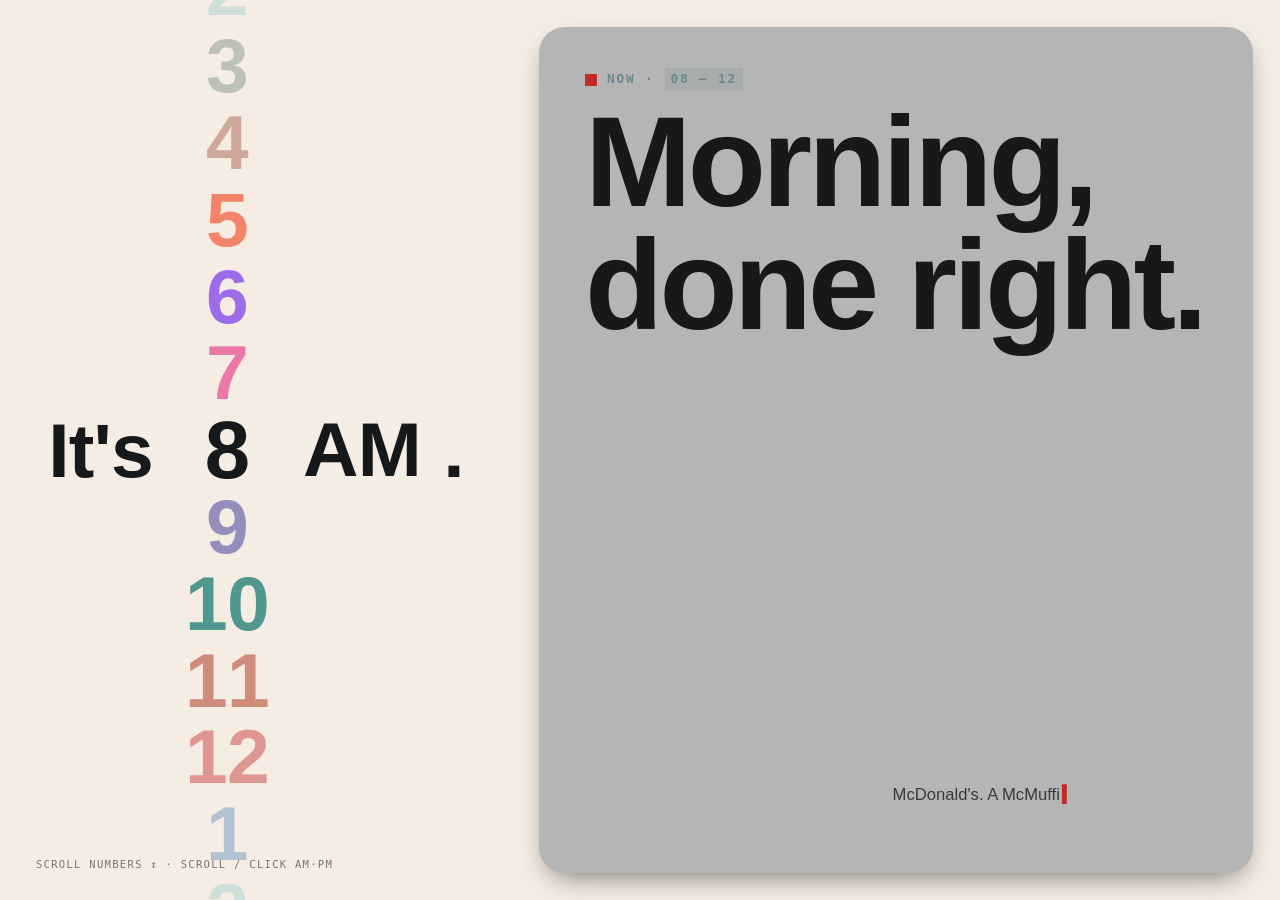
<file: html/myHoliday.html>
<!DOCTYPE html>
<html lang="en">
<head>
<meta charset="UTF-8">
<meta name="viewport" content="width=device-width, initial-scale=1.0">
<title>My Holiday</title>
<style>
  :root{
    /* 색상: myProfile.html 참고 */
    --cream:#F5ECE3;
    --cream2:#EFE7DB;
    --red:#C32A2A;
    --teal:#6A898C;
    --ink:#17181A;
    --body:#3c3a37;
    --muted:#7a756c;
    --green:#3F6246;
    --mono:ui-monospace,"SF Mono",Menlo,Consolas,monospace;
    --sans:"Helvetica Neue",Arial,"Segoe UI",system-ui,sans-serif;
    --ease:cubic-bezier(.22,.61,.36,1);
    --spin-size:clamp(44px,6vw,80px);       /* 좁은(세로 쌓임) 화면에선 아래 media 에서 더 키움 */
  }
  *{margin:0;padding:0;box-sizing:border-box;}
  html,body{height:100%;}
  body{
    background:var(--cream);
    color:var(--body);
    font-family:var(--sans);
    font-size:16px;
    -webkit-font-smoothing:antialiased;
    line-height:1.6;
    margin:0;
    padding:0;                       /* 공용 style.css 의 body 패딩 무효화 (전체화면 레이아웃 유지) */
    overflow:hidden;                 /* 페이지 자체는 스크롤 안 함 (휠이 스크롤을 가져감) */
  }
  /* 공용 style.css 의 h1/h2 테두리·여백이 카드로 새어들지 않게 리셋 */
  .card-title,.card-eyebrow{border:0;padding:0;margin:0;}

  /* ===== 좌: 시간 휠(4) / 우: 카드(6) ===== */
  .layout{display:flex;align-items:stretch;height:100vh;}
  .wheel{
    flex:0 0 40%;
    position:relative;
    overflow:hidden;                 /* 위/아래로 넘치는 숫자를 잘라냄 */
    background:var(--cream);
  }
  .content{
    flex:1;min-width:0;
    position:relative;
    background:var(--cream);
    display:flex;                    /* 오른쪽 영역에 카드 하나를 꽉 채워 배치 */
    padding:clamp(18px,3vh,34px);    /* index.html .stage 의 여백과 비슷하게 */
    overflow:visible;                /* 카드 그림자가 잘리지 않도록(바깥은 body 가 overflow:hidden) */
  }

  /* ===== 시간 문장: It's [숫자] [AM/PM]. ===== */
  .phrase{
    position:absolute;
    top:50%;
    left:clamp(12px,2%,28px);
    right:clamp(12px,2%,28px);
    transform:translateY(-50%);
    display:flex;
    align-items:center;
    justify-content:center;          /* 문장을 가로 가운데로(왼쪽 끝 → 오른쪽으로 이동·균형) */
    gap:.26em;
    font-size:var(--spin-size);
    font-weight:800;
    line-height:1;
    letter-spacing:-.01em;
    color:var(--ink);
  }
  .phrase__lead,.phrase__end{color:var(--ink);flex:0 0 auto;}

  /* 세로 스피너: 가운데 항목이 문장 라인에 오고, 위아래로 다른 항목이 흐릿하게 겹쳐 보임 */
  .spin{
    position:relative;
    display:inline-block;
    height:1em;
    flex:0 0 auto;
  }
  .spin--hour{min-width:1.4em;}
  .spin--ampm{min-width:1.6em;}
  .spin__item{
    position:absolute;
    left:50%;
    top:50%;
    white-space:nowrap;
    font-weight:800;
    will-change:transform,opacity;
    /* transform / color / opacity 는 JS가 매 프레임 지정 */
  }
  /* AM/PM 스크롤·클릭 히트 영역(가운데 항목 주변을 넉넉히) */
  .spin--ampm .spin__hit{
    position:absolute;
    left:-.4em;right:-.4em;
    top:-3.2em;bottom:-3.2em;
    z-index:5;
    cursor:ns-resize;
  }

  .wheel__hint{
    position:absolute;
    left:clamp(20px,3vw,36px);
    bottom:clamp(20px,3vh,32px);
    font-family:var(--mono);
    font-size:.66rem;
    letter-spacing:.12em;
    text-transform:uppercase;
    color:var(--muted);
    pointer-events:none;
  }

  /* ===== 오른쪽 카드: 제목/본문 위치는 두 번째 사진처럼 고정 ===== */
  .card{
    position:relative;
    flex:1;                          /* content 영역을 꽉 채우는 큰 카드(= index.html 패널 크기) */
    background:#B5B5B5;              /* 사진처럼 회색 (index.html Welcome 패널과 동일한 색) */
    border-radius:26px;             /* index.html --radius:26px 와 동일 */
    box-shadow:0 12px 30px -12px rgba(0,0,0,.6);   /* index.html 패널 그림자와 동일 */
    padding:clamp(30px,4.6vh,56px) clamp(28px,3.6vw,52px);
    overflow:hidden;
  }
  .card-eyebrow{
    display:flex;align-items:center;gap:10px;
    font-family:var(--mono);
    font-size:.8rem;font-weight:700;
    letter-spacing:.14em;text-transform:uppercase;
    color:var(--teal);
  }
  .card-eyebrow .sq{width:12px;height:12px;background:var(--red);flex:0 0 auto;}
  .card-eyebrow mark{
    background:rgba(106,137,140,.18);
    color:var(--teal);font-weight:800;
    padding:1px 6px;
  }
  .card-title{
    margin-top:10px;
    font-size:clamp(3rem,10vw,8rem);   /* 사진의 "Cross"처럼 큼직하게(카드에 맞는 최대치) */
    font-weight:800;
    color:var(--ink);
    letter-spacing:-.03em;
    line-height:.96;
    max-width:11ch;
    overflow-wrap:break-word;          /* 긴 제목도 카드 안에서 줄바꿈 */
    min-height:1.05em;                 /* 타이핑 중 높이 흔들림 방지 */
  }
  /* 본문: 사진처럼 오른쪽 아래로 밀어 배치(고정 위치) */
  .card-body{
    position:absolute;
    bottom:clamp(30px,4.6vh,56px);   /* 사진처럼 오른쪽 아래(라벨과 같은 바닥선)로 */
    right:clamp(28px,3.6vw,52px);    /* 카드 안쪽 여백에 맞춤 */
    width:min(34ch,54%);
    font-size:clamp(.98rem,1.3vw,1.16rem);
    line-height:1.6;
    color:var(--body);
    white-space:pre-line;            /* \n 을 줄바꿈으로 */
    min-height:3em;
  }
  /* 좌하단 라벨(사진의 MODERN ART 위치) */
  .card-label{
    position:absolute;
    left:clamp(28px,3.6vw,52px);     /* 카드 안쪽 여백에 맞춤 */
    bottom:clamp(30px,4.6vh,56px);
    font-family:var(--mono);
    font-size:.8rem;font-weight:800;
    letter-spacing:.12em;text-transform:uppercase;
    color:var(--ink);
    line-height:1.5;
  }
  .card-label span{
    display:block;
    font-weight:400;text-transform:none;letter-spacing:.02em;
    color:var(--body);               /* 회색 카드 위 가독성 위해 조금 진하게 */
  }

  /* 타이핑 커서 */
  .is-typing::after{
    content:"▍";
    color:var(--red);
    margin-left:2px;
    animation:blink .7s steps(1) infinite;
  }
  @keyframes blink{50%{opacity:0;}}

  /* ---------- 반응형: 좁으면 휠을 위로, 카드를 아래로 ---------- */
  @media (max-width:860px){
    body{overflow:auto;}
    :root{--spin-size:clamp(56px,15vw,128px);}   /* 세로로 쌓이면 휠이 전체폭 → 문장을 더 크게 */
    .layout{flex-direction:column;height:auto;}
    .wheel{flex:none;width:100%;height:44vh;border-bottom:1px solid rgba(106,137,140,.4);}
    .content{width:100%;overflow:visible;border-left:0;}
    .card{height:auto;min-height:56vh;padding-bottom:96px;}
    .card-body{position:static;width:auto;max-width:36ch;margin-top:26px;}
    .card-label{position:static;margin-top:32px;}
  }
  @media (prefers-reduced-motion:reduce){
    .is-typing::after{animation:none!important;}
  }
</style>
</head>
<body>
<div class="layout">

  <!-- ===== 왼쪽: It's [숫자 휠] [AM/PM 휠]. ===== -->
  <div class="wheel" id="wheel">
    <div class="phrase">
      <span class="phrase__lead">It's</span>
      <span class="spin spin--hour" id="hourSpin"></span>
      <span class="spin spin--ampm" id="ampmSpin"><span class="spin__hit" id="ampmHit"></span></span>
      <span class="phrase__end">.</span>
    </div>
    <p class="wheel__hint">Scroll numbers ↕ · scroll / click AM·PM</p>
  </div>

  <!-- ===== 오른쪽: 현재 시간대 카드 ===== -->
  <div class="content">
    <div class="card">
      <h2 class="card-eyebrow"><span class="sq"></span>Now · <mark id="cardRange">08 – 12</mark></h2>
      <h1 class="card-title" id="blkTitle"></h1>
      <p class="card-body" id="blkDesc"></p>
    </div>
  </div>

</div>

<script>
  /* ===== 시간대별 내용 ===== */
  var BLOCKS = {
    morning : {id:'morning',  range:'08 – 12', title:'Morning, done right.',
               desc:"McDonald's. A McMuffin. Coffee, cold.\nThe day begins slowly, and beautifully."},
    midday  : {id:'midday',   range:'12 – 14', title:'Midday.',
               desc:"Lunch. Nothing rushed.\nEverything earned."},
    together: {id:'together', range:'14 – 16', title:'Together.',
               desc:"Friends. Conversation.\nThe kind of hours you don't count."},
    home    : {id:'home',     range:'16 – 18', title:'Home.',
               desc:"The tank glows. The fish wait.\nA quiet moment of care."},
    sleep   : {id:'sleep',    range:'18 – 08', title:'Sleep.',
               desc:"Lights out. The world goes quiet.\nTomorrow can wait."}
  };
  function blockForHour(h){
    if (h >= 8  && h < 12) return BLOCKS.morning;
    if (h >= 12 && h < 14) return BLOCKS.midday;
    if (h >= 14 && h < 16) return BLOCKS.together;
    if (h >= 16 && h < 18) return BLOCKS.home;
    return BLOCKS.sleep;                         // 그 외 시간은 전부 sleep
  }

  /* ===== 빠른 타이핑 애니메이션 (그대로 유지) ===== */
  var titleEl = document.getElementById('blkTitle');
  var descEl  = document.getElementById('blkDesc');
  var rangeEl = document.getElementById('cardRange');
  var typeToken = 0;                             // 블록이 바뀌면 진행 중 타이핑 취소

  function typeText(el, text, speed, done){
    var my = typeToken;
    el.classList.add('is-typing');
    var i = 0;
    (function tick(){
      if (my !== typeToken) return;             // 취소됨
      el.textContent = text.slice(0, i);
      if (i >= text.length){ el.classList.remove('is-typing'); if (done) done(); return; }
      i++;
      var jitter = speed + (Math.random() * speed - speed * 0.5);   // 타다다닥
      setTimeout(tick, Math.max(10, jitter));
    })();
  }
  function typeBlock(b){
    typeToken++;
    var token = typeToken;
    titleEl.textContent = '';
    descEl.textContent  = '';
    typeText(titleEl, b.title, 34, function(){
      if (token !== typeToken) return;
      typeText(descEl, b.desc, 20);
    });
  }

  /* ===== 세로 스피너 (숫자 / AM·PM) ===== */
  function makeSpinner(host, values, colors, startIndex, opts){
    var single = !!(opts && opts.single);        // true 면 가운데 값 하나만 표시(AM/PM 용)
    var L = values.length;
    var K = Math.max(6, Math.ceil(160 / L));    // 반복 횟수(끝없이 도는 느낌)
    var M = L * K;
    var VIS = 7;                                 // 위/아래로 보이는 개수
    var SGN = -1;                                // -1: 스크롤 내리면 숫자가 아래로 내려감
    var SENS = 0.012;                            // 스크롤 민감도(작을수록 천천히)
    var STEP_MAX = 1;                            // 휠 한 번에 최대 이동 칸수(한 번에 확 내려가는 것 방지)

    var items = [];
    for (var i = 0; i < M; i++){
      var sp = document.createElement('span');
      sp.className = 'spin__item';
      sp.textContent = values[i % L];
      sp.dataset.color = colors[i % L];
      host.appendChild(sp);
      items.push(sp);
    }

    var offset = startIndex || 0;               // 가운데에 오는 값의 인덱스(실수)
    var SPACING = 50;
    var snapT = null, onChange = null;

    function measure(){
      SPACING = (parseFloat(getComputedStyle(host).fontSize) || 48) * 1.0;
    }
    function centerIndex(){ return ((Math.round(offset) % L) + L) % L; }

    function render(){
      if (single){                               // AM/PM: 현재 선택된 값 하나만 가운데에 표시
        var centerItem = ((Math.round(offset) % M) + M) % M;
        for (var s = 0; s < M; s++){
          var si = items[s];
          if (s === centerItem){
            si.style.visibility = 'visible';
            si.style.transform  = 'translate(-50%, -50%)';
            si.style.opacity    = 1;
            si.style.color      = 'var(--ink)';
            si.style.fontWeight = 900;
          } else {
            si.style.opacity = 0; si.style.visibility = 'hidden';
          }
        }
        return;
      }
      for (var i = 0; i < M; i++){
        var d = i - offset;
        d = ((d % M) + M) % M;                   // 0..M
        if (d > M / 2) d -= M;                    // -M/2..M/2  (끝없이 순환)
        var it = items[i], ad = Math.abs(d);
        if (ad > VIS){ it.style.opacity = 0; it.style.visibility = 'hidden'; continue; }
        it.style.visibility = 'visible';
        var isC = ad < 0.5;
        var y = d * SPACING;
        it.style.transform = 'translate(-50%, calc(-50% + ' + y + 'px)) scale(' + (isC ? 1.06 : 1) + ')';
        it.style.opacity = Math.max(0, 1 - ad * 0.14).toFixed(3);
        it.style.color = isC ? 'var(--ink)' : it.dataset.color;   // 가운데(선택)만 검은색
        it.style.fontWeight = isC ? 900 : 800;
      }
    }
    function snap(){
      var target = Math.round(offset), start = offset, t0 = null;
      (function step(ts){
        if (t0 === null) t0 = ts;
        var p = Math.min((ts - t0) / 200, 1);
        offset = start + (target - start) * (1 - Math.pow(1 - p, 3));
        render();
        if (p < 1) requestAnimationFrame(step);
        else { offset = target; render(); if (onChange) onChange(); }
      })(performance.now());
    }
    function scrollBy(deltaY){
      var d = deltaY * SENS * SGN;
      if (d >  STEP_MAX) d =  STEP_MAX;          // 휠 한 번에 최대 1칸까지만(확 내려가는 것 방지)
      if (d < -STEP_MAX) d = -STEP_MAX;
      offset += d;
      render();
      if (onChange) onChange();                  // 스크롤 중에도 실시간 반영
      clearTimeout(snapT);
      snapT = setTimeout(snap, 90);
    }
    function step(dir){                           // 클릭 등으로 한 칸 이동
      offset = Math.round(offset) + dir;
      render();
      if (onChange) onChange();
    }

    measure(); render();
    return {
      render: render, measure: measure, scrollBy: scrollBy, step: step,
      value: function(){ return values[centerIndex()]; },
      set onChange(f){ onChange = f; }
    };
  }

  /* ===== 조립 ===== */
  (function(){
    var wheel   = document.getElementById('wheel');
    var hourEl  = document.getElementById('hourSpin');
    var ampmEl  = document.getElementById('ampmSpin');
    var ampmHit = document.getElementById('ampmHit');

    var HOURS  = [12,1,2,3,4,5,6,7,8,9,10,11];
    var HCOL   = ['#C32A2A','#1460B3','#0094A2','#3F6246','#A15041','#F33910',
                  '#7C3AED','#EB64A0','#C79A00','#857DB6','#0F766E','#B4462F'];
    var AMPM   = ['AM','PM'];
    var ACOL   = ['#1460B3','#C32A2A'];

    // 시작: It's 8 AM.  (HOURS 에서 8의 인덱스 = 8)
    var hour = makeSpinner(hourEl, HOURS, HCOL, 8);
    var ampm = makeSpinner(ampmEl, AMPM, ACOL, 0, {single:true});

    var lastId = null;
    function update(){
      var h12 = hour.value();
      var pm  = ampm.value() === 'PM';
      var h24 = (h12 % 12) + (pm ? 12 : 0);      // 12AM=0, 12PM=12, 1PM=13 …
      var b = blockForHour(h24);
      if (b.id !== lastId){                       // 블록이 바뀔 때만 다시 타이핑
        lastId = b.id;
        rangeEl.textContent = b.range;
        typeBlock(b);
      }
    }
    hour.onChange = update;
    ampm.onChange = update;

    // 숫자: 휠 어디서 스크롤해도 동작 / AM·PM: 자기 영역 스크롤·클릭
    wheel.addEventListener('wheel', function(e){ e.preventDefault(); hour.scrollBy(e.deltaY); }, {passive:false});
    ampmEl.addEventListener('wheel', function(e){ e.preventDefault(); e.stopPropagation(); ampm.scrollBy(e.deltaY); }, {passive:false});
    ampmHit.addEventListener('click', function(){ ampm.step(1); });

    window.addEventListener('resize', function(){
      hour.measure(); hour.render();
      ampm.measure(); ampm.render();
    });

    update();                                     // 첫 블록 타이핑
  })();
</script>
</body>
</html>
</file>
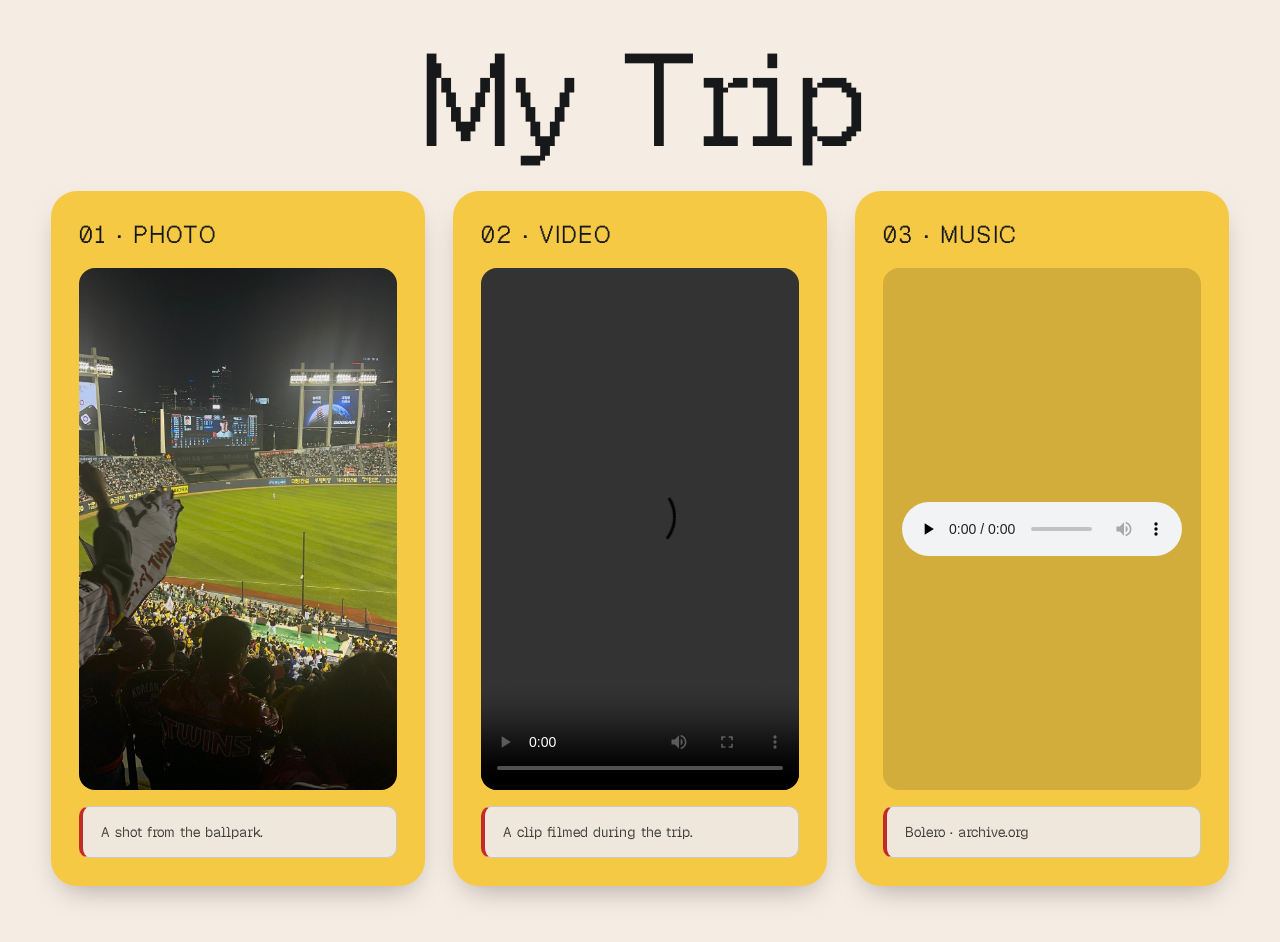
<file: html/myTrip.html>
<!doctype html>
<html lang="ko">
<head>
<meta charset="utf-8">
<meta name="viewport" content="width=device-width, initial-scale=1">
<title>My Trip</title>
<!-- 공용 폰트: 모든 글자를 Geist Pixel(Google Pixel 스타일)로 통일 -->
<link rel="stylesheet" href="../css/style.css">
<style>
  /* ===== 색상: myHoliday.html 텍스트 부분 참고 ===== */
  :root{
    --cream:#F5ECE3;
    --cream2:#EFE7DB;
    --red:#C32A2A;
    --teal:#6A898C;
    --ink:#17181A;
    --body:#3c3a37;
    --muted:#7a756c;
    --mono:ui-monospace,"SF Mono",Menlo,Consolas,monospace;
  }
  *{box-sizing:border-box;}

  /* ===== 박스 모델: 모든 컨텐츠를 가운데 정렬 ===== */
  .container{
    width:100%;
    max-width:1600px;         /* 화면을 넓게 사용 */
    margin:0 auto;            /* 좌우 auto → 가운데 정렬 */
    padding:40px clamp(24px,4vw,64px) 56px;  /* 안쪽 여백 */
    border:0;
  }

  /* ===== 헤더 (사진처럼 가운데 정렬) ===== */
  .page-header{ text-align:center; margin:0 0 28px; }
  /* 제목: 폰트 크기 myHoliday.html .card-title 와 동일 */
  .page-title{
    margin:0;
    font-size:clamp(3rem,10vw,8rem);
    font-weight:800;
    letter-spacing:-.03em;
    line-height:.96;
    color:var(--ink);
  }

  /* ===== 3구역: 사진 / 영상 / 음악 (나란히, 화면 꽉 차게) ===== */
  .regions{ display:flex; gap:28px; align-items:stretch; }
  /* 패널: 노란색 카드 + 둥근 모서리 + 그림자 */
  .region{
    flex:1 1 0; min-width:0;
    background:#F6C945;                 /* 노란색 패널 */
    border-radius:26px;
    box-shadow:0 12px 30px -12px rgba(0,0,0,.35);
    padding:28px;
    transition:box-shadow .25s var(--ease,ease), transform .25s var(--ease,ease);
  }
  /* 커서 올리면 그림자 살짝 강조 */
  .region:hover{
    box-shadow:0 22px 48px -14px rgba(0,0,0,.5);
    transform:translateY(-4px);
  }
  .region__label{
    font-family:var(--mono);
    font-size:24px; font-weight:700; letter-spacing:1px;
    color:var(--ink);
    margin:0 0 18px;
  }
  /* 패널 안 미디어 (화면 높이에 맞춰 크게) */
  .region__media{
    width:100%;
    height:clamp(300px,58vh,640px);
    display:flex; align-items:center; justify-content:center;
    background:rgba(0,0,0,.14);
    border-radius:16px;
    overflow:hidden;
  }
  .region__media img,
  .region__media video{
    width:100%; height:100%;
    object-fit:cover; display:block;
  }
  .region__media audio{ width:88%; }

  /* ===== 리뷰 카드: 배경색·테두리·패딩·마진 (myHoliday 텍스트 톤) ===== */
  .trip-card{
    background:var(--cream2);          /* 배경색 */
    border:1px solid #cbc9c0;          /* 테두리 */
    border-left:4px solid var(--red);  /* 왼쪽 포인트 라인(리뷰 카드 느낌) */
    border-radius:10px;
    padding:14px 18px;                 /* 패딩 */
    margin:16px 0 0;                   /* 마진 */
    font-size:14px;
    line-height:1.6;
    color:var(--body);                 /* myHoliday 본문 색 */
  }

  /* 좁은 화면: 3구역을 세로로 쌓기 */
  @media (max-width:760px){
    .regions{ flex-direction:column; }
    .region__media{ height:200px; }
  }
</style>
</head>
<body style="--cream:#F5ECE3; margin:0; background-color:#F5ECE3; font-family:Arial, Helvetica, sans-serif; color:#2b2622;">

<!-- 모든 컨텐츠를 감싸는 가운데 정렬 컨테이너 -->
<div class="container">

  <!-- ===== 헤더 ===== -->
  <header class="page-header">
    <h1 class="page-title">My Trip</h1>
  </header>

  <!-- ===== 3구역: 사진 / 영상 / 음악 ===== -->
  <div class="regions">

    <!-- 01 · 사진 (media/baseball.jpeg) -->
    <section class="region">
      <h2 class="region__label">01 &middot; PHOTO</h2>
      <div class="region__media">
        <img src="media/baseball.jpeg" alt="A travel photo taken at the ballpark">
      </div>
      <p class="trip-card">A shot from the ballpark.</p>
    </section>

    <!-- 02 · 영상 (media/trip.mp4) -->
    <section class="region">
      <h2 class="region__label">02 &middot; VIDEO</h2>
      <div class="region__media">
        <video controls preload="metadata">
          <source src="media/trip.mp4" type="video/mp4">
          Your browser does not support the video tag.
        </video>
      </div>
      <p class="trip-card">A clip filmed during the trip.</p>
    </section>

    <!-- 03 · 음악 (외부 URL: archive.org) -->
    <section class="region">
      <h2 class="region__label">03 &middot; MUSIC</h2>
      <div class="region__media">
        <audio controls preload="none">
          <source src="https://dn710605.ca.archive.org/0/items/Bolero_201511/Bolero.mp3" type="audio/mpeg">
          Your browser does not support the audio tag.
        </audio>
      </div>
      <p class="trip-card">Bolero &middot; archive.org</p>
    </section>

  </div>

</div>
</body>
</html>
</file>
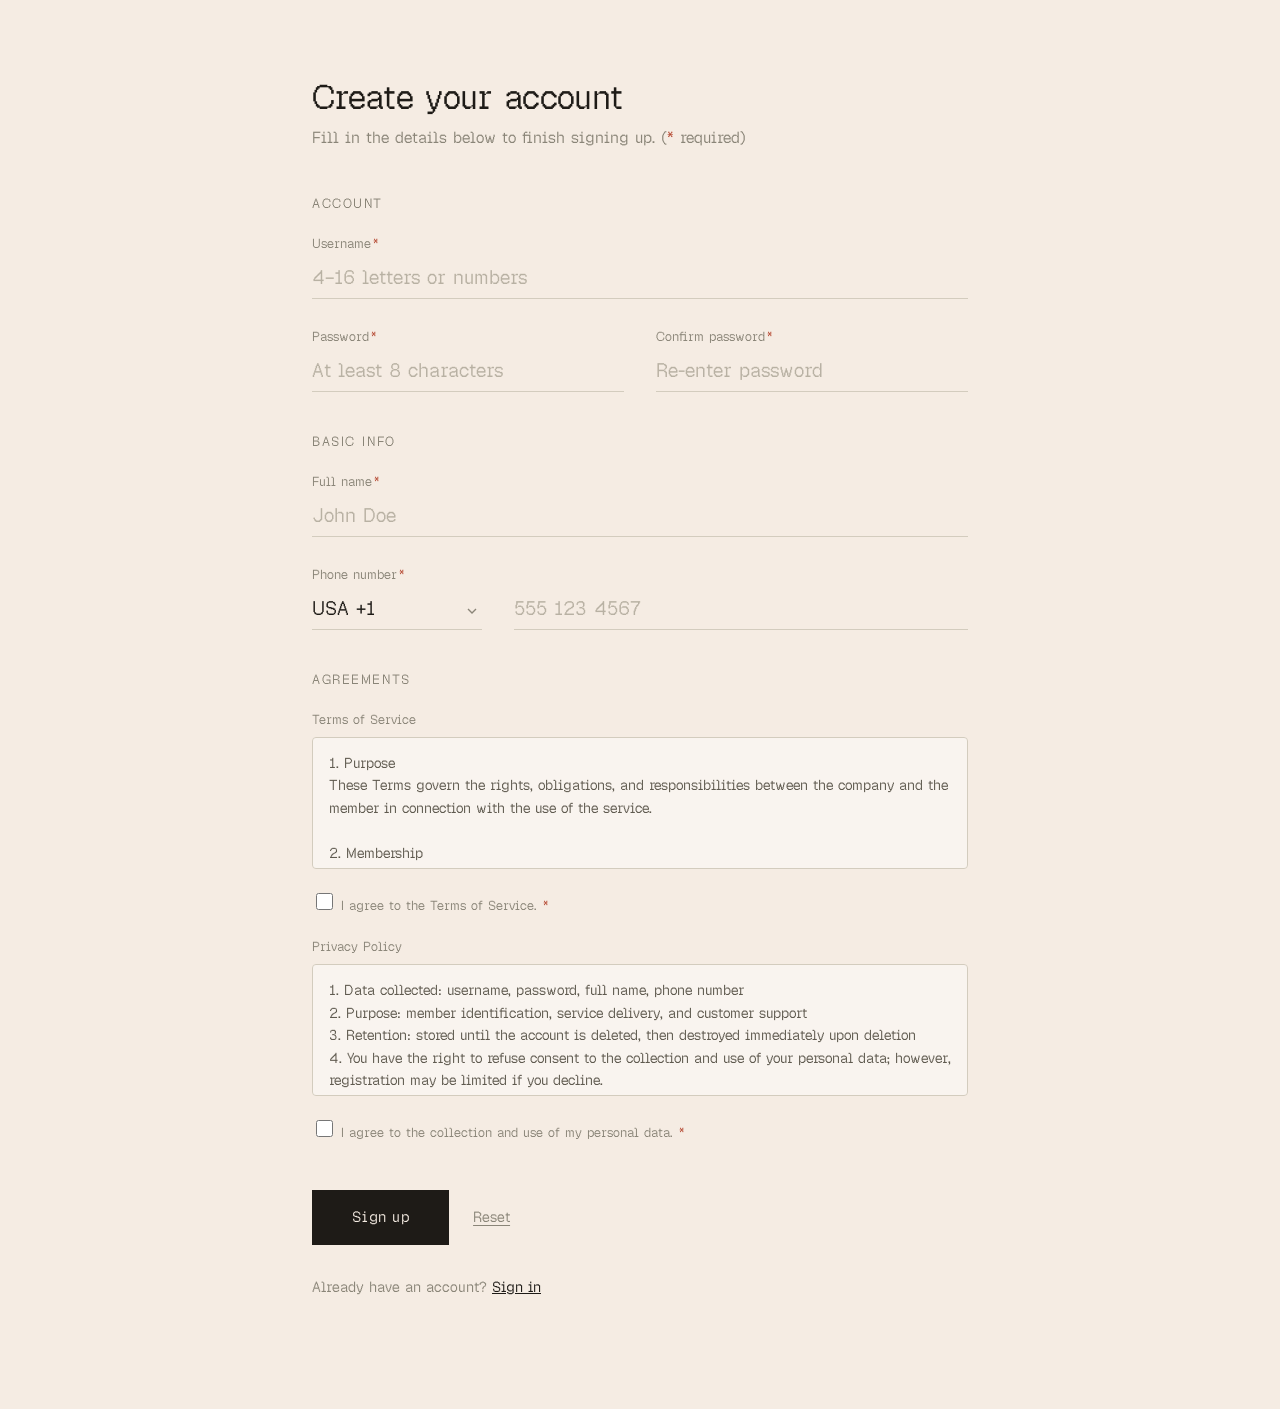
<file: html/signUp.html>
<!DOCTYPE html>
<html lang="en">
<head>
  <meta charset="UTF-8" />
  <meta name="viewport" content="width=device-width, initial-scale=1.0" />
  <title>Sign Up</title>
  <link rel="stylesheet" href="../css/style.css" />
  <style>
    /* ===== Design tokens ===== */
    :root {
      --cream:      #F5ECE3;   /* background (solid) */
      --ink:        #1e1b17;   /* text / button */
      --muted:      #8a8578;   /* labels / helper text */
      --line:       #d3ccbe;   /* underline (default) */
      --line-focus: #1e1b17;   /* underline (focus) */
      --danger:     #b4462f;
    }

    * { box-sizing: border-box; }

    body {
      margin: 0;
      min-height: 100vh;
      background: var(--cream);          /* solid cream */
      color: var(--ink);
      font-family: system-ui, -apple-system, "Segoe UI", Roboto, Helvetica, Arial, sans-serif;
      -webkit-font-smoothing: antialiased;
      line-height: 1.5;
    }

    .wrap {
      max-width: 720px;
      margin: 0 auto;
      padding: 72px 32px 96px;
    }

    /* ===== Header ===== */
    .page-title {
      margin: 0 0 4px;
      font-size: 2.1rem;
      font-weight: 600;
      letter-spacing: -.02em;
    }
    .page-sub {
      margin: 0 0 44px;
      color: var(--muted);
      font-size: .98rem;
    }

    /* ===== fieldset / legend ===== */
    fieldset {
      border: 0;
      margin: 0 0 40px;
      padding: 0;
    }
    legend {
      padding: 0;
      margin-bottom: 20px;
      font-size: .82rem;
      font-weight: 600;
      letter-spacing: .12em;
      text-transform: uppercase;
      color: var(--muted);
    }

    /* Layout grid */
    .grid {
      display: grid;
      grid-template-columns: 1fr 1fr;
      gap: 28px 32px;
    }
    .grid .full { grid-column: 1 / -1; }

    /* ===== Underline inputs ===== */
    .field { position: relative; }
    .field > label {
      display: block;
      margin-bottom: 8px;
      font-size: .8rem;
      color: var(--muted);
    }
    .field .req { color: var(--danger); margin-left: 2px; }

    .field input,
    .field select {
      width: 100%;
      padding: 4px 0 8px;
      font-size: 1.2rem;
      color: var(--ink);
      background: transparent;
      border: 0;
      border-bottom: 1px solid var(--line);
      border-radius: 0;
      transition: border-color .15s;
    }
    .field input::placeholder { color: #b8b1a3; }
    .field input:focus,
    .field select:focus {
      outline: none;
      border-bottom-color: var(--line-focus);
    }

    /* select arrow (no external library — inline SVG data URI) */
    .field select {
      -webkit-appearance: none;
      appearance: none;
      cursor: pointer;
      background-image: url("data:image/svg+xml;utf8,<svg xmlns='http://www.w3.org/2000/svg' width='16' height='16' viewBox='0 0 24 24' fill='none' stroke='%238a8578' stroke-width='2'><path d='M6 9l6 6 6-6'/></svg>");
      background-repeat: no-repeat;
      background-position: right 2px center;
      padding-right: 28px;
    }

    /* Phone: country code (narrow) + number (wide) */
    .phone-row {
      display: grid;
      grid-template-columns: 170px 1fr;
      gap: 32px;
    }

    /* ===== Terms ===== */
    .terms textarea {
      width: 100%;
      height: 132px;
      padding: 14px 16px;
      font: inherit;
      font-size: .88rem;
      line-height: 1.6;
      color: #5f5a4f;
      background: rgba(255,255,255,.4);
      border: 1px solid var(--line);
      border-radius: 4px;
      resize: none;
    }
    .terms textarea:focus { outline: none; border-color: var(--line-focus); }

    .agree {
      display: flex;
      align-items: flex-start;
      gap: 10px;
      margin-top: 14px;
      font-size: .92rem;
      cursor: pointer;
    }
    .agree input {
      margin-top: 3px;
      width: 17px; height: 17px;
      accent-color: var(--ink);
      flex: none;
    }
    .agree .req { color: var(--danger); }

    /* ===== Buttons ===== */
    .actions {
      display: flex;
      align-items: center;
      gap: 24px;
      margin-top: 8px;
    }
    button[type="submit"] {
      padding: 16px 40px;
      font: inherit;
      font-size: .92rem;
      font-weight: 700;
      letter-spacing: .02em;
      color: var(--cream);
      background: var(--ink);
      border: 0;
      border-radius: 0;           /* sharp rectangle (reference) */
      cursor: pointer;
      transition: opacity .15s;
    }
    button[type="submit"]:hover { opacity: .85; }

    button[type="reset"] {
      padding: 0;
      font: inherit;
      font-size: .9rem;
      color: var(--muted);
      background: none;
      border: 0;
      text-decoration: underline;
      text-underline-offset: 3px;
      cursor: pointer;
    }
    button[type="reset"]:hover { color: var(--ink); }

    button:focus-visible { outline: 2px solid var(--ink); outline-offset: 3px; }

    .signin {
      margin-top: 32px;
      font-size: .9rem;
      color: var(--muted);
    }
    .signin a { color: var(--ink); font-weight: 600; }

    /* ===== Responsive ===== */
    @media (max-width: 560px) {
      .wrap { padding: 48px 22px 72px; }
      .page-title { font-size: 1.7rem; }
      .grid { grid-template-columns: 1fr; gap: 24px; }
      .phone-row { grid-template-columns: 120px 1fr; gap: 20px; }
    }
  </style>
</head>
<body>
  <main class="wrap">
    <h1 class="page-title">Create your account</h1>
    <p class="page-sub">Fill in the details below to finish signing up. (<span style="color:var(--danger)">*</span> required)</p>

    <!-- action: result page / method: get -->
    <form action="signUpResult.html" method="get">

      <!-- Account -->
      <fieldset>
        <legend>Account</legend>
        <div class="grid">
          <div class="field full">
            <label for="userid">Username<span class="req">*</span></label>
            <input type="text" id="userid" name="userid"
                   placeholder="4–16 letters or numbers"
                   minlength="4" maxlength="16"
                   pattern="[A-Za-z0-9]{4,16}" required />
          </div>

          <div class="field">
            <label for="password">Password<span class="req">*</span></label>
            <input type="password" id="password" name="password"
                   placeholder="At least 8 characters" minlength="8" required />
          </div>

          <div class="field">
            <label for="passwordConfirm">Confirm password<span class="req">*</span></label>
            <!-- no name attribute -> not sent in the URL, used only for confirmation -->
            <input type="password" id="passwordConfirm"
                   placeholder="Re-enter password" minlength="8" required />
          </div>
        </div>
      </fieldset>

      <!-- Basic info -->
      <fieldset>
        <legend>Basic info</legend>
        <div class="grid">
          <div class="field full">
            <label for="name">Full name<span class="req">*</span></label>
            <input type="text" id="name" name="name" placeholder="John Doe" required />
          </div>

          <div class="field full">
            <label for="phone">Phone number<span class="req">*</span></label>
            <div class="phone-row">
              <!-- required element: select / option -->
              <select id="countrycode" name="countrycode">
                <option value="+1" selected>USA +1</option>
                <option value="+44">GBR +44</option>
                <option value="+82">KOR +82</option>
                <option value="+81">JPN +81</option>
                <option value="+86">CHN +86</option>
              </select>
              <input type="tel" id="phone" name="phone"
                     placeholder="555 123 4567"
                     pattern="[0-9 \-]{9,15}" required />
            </div>
          </div>
        </div>
      </fieldset>

      <!-- Agreements -->
      <fieldset class="terms">
        <legend>Agreements</legend>

        <div class="field full" style="margin-bottom:22px;">
          <label for="termsText">Terms of Service</label>
          <!-- required element: textarea (read-only, not submitted) -->
          <textarea id="termsText" readonly>1. Purpose
These Terms govern the rights, obligations, and responsibilities between the company and the member in connection with the use of the service.

2. Membership
The member applies for registration in accordance with the procedures set by the company after agreeing to these Terms. Membership is granted once the company confirms and accepts the application.

3. Member's obligations
The member must provide accurate information at the time of registration and must not misuse another person's information.</textarea>
          <label class="agree">
            <input type="checkbox" name="terms" value="agreed" required />
            <span>I agree to the Terms of Service.<span class="req"> *</span></span>
          </label>
        </div>

        <div class="field full">
          <label for="privacyText">Privacy Policy</label>
          <textarea id="privacyText" readonly>1. Data collected: username, password, full name, phone number
2. Purpose: member identification, service delivery, and customer support
3. Retention: stored until the account is deleted, then destroyed immediately upon deletion
4. You have the right to refuse consent to the collection and use of your personal data; however, registration may be limited if you decline.</textarea>
          <label class="agree">
            <input type="checkbox" name="privacy" value="agreed" required />
            <span>I agree to the collection and use of my personal data.<span class="req"> *</span></span>
          </label>
        </div>
      </fieldset>

      <!-- Submit / Reset -->
      <div class="actions">
        <button type="submit">Sign up</button>
        <button type="reset">Reset</button>
      </div>

      <p class="signin">Already have an account? <a href="login.html">Sign in</a></p>
    </form>
  </main>

  <script>
    // Password / confirm-password match check (vanilla JS, no libraries)
    const pw = document.getElementById("password");
    const pwc = document.getElementById("passwordConfirm");

    function checkMatch() {
      if (pwc.value && pw.value !== pwc.value) {
        pwc.setCustomValidity("Passwords do not match.");
      } else {
        pwc.setCustomValidity("");  // valid
      }
    }
    pw.addEventListener("input", checkMatch);
    pwc.addEventListener("input", checkMatch);
  </script>
</body>
</html>
</file>
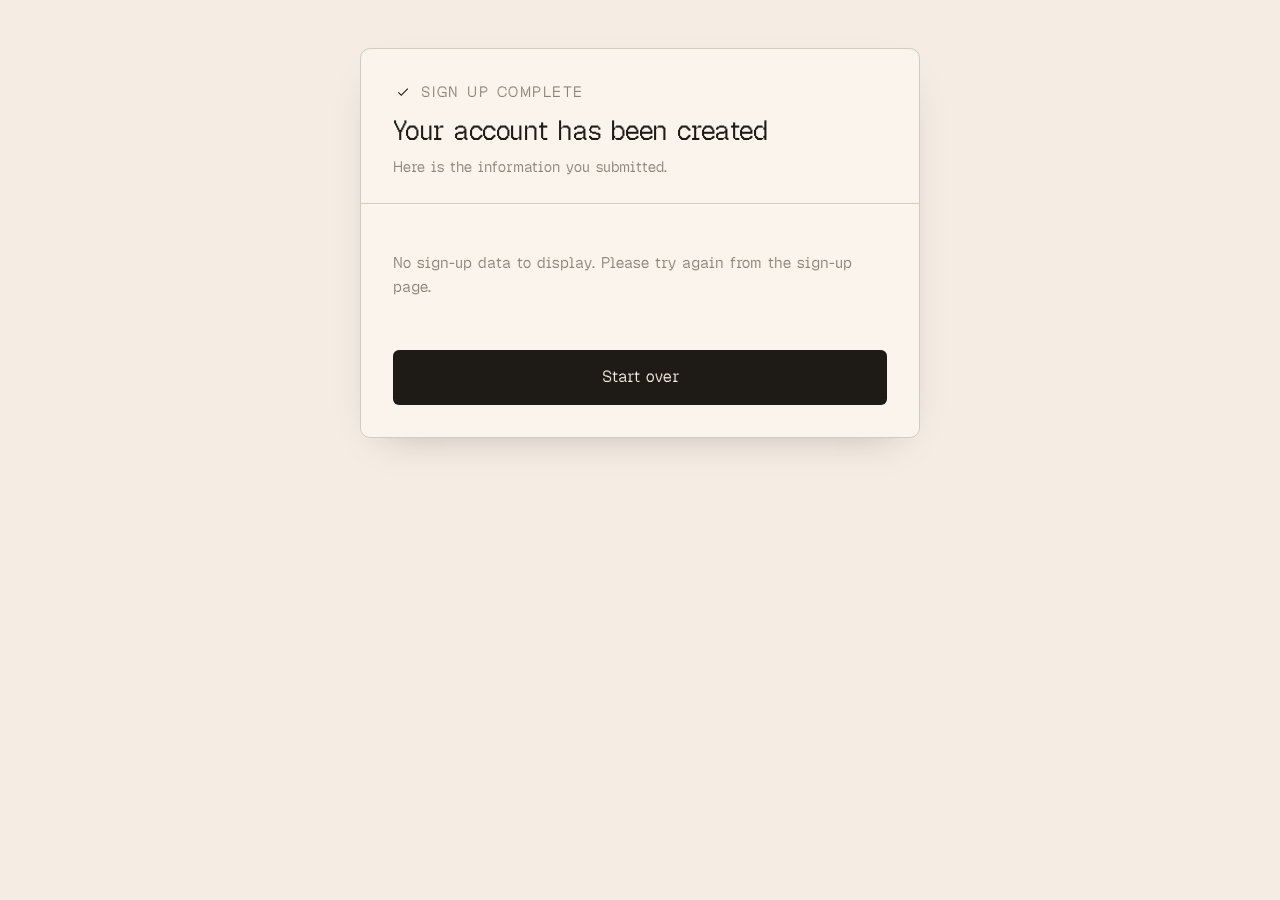
<file: html/signUpResult.html>
<!DOCTYPE html>
<html lang="en">
<head>
  <meta charset="UTF-8" />
  <meta name="viewport" content="width=device-width, initial-scale=1.0" />
  <title>Sign Up Result</title>
  <link rel="stylesheet" href="../css/style.css" />
  <style>
    :root {
      --cream:  #F5ECE3;
      --ink:    #1e1b17;
      --muted:  #8a8578;
      --line:   #d3ccbe;
      --field:  #efe6db;
      --paper:  #faf4ec;
      --bg:     #F5ECE3;
      --ok:     #1e1b17;
      --radius: 6px;
    }
    * { box-sizing: border-box; }
    body {
      margin: 0; min-height: 100vh;
      display: flex; align-items: flex-start; justify-content: center;
      padding: 48px 16px;
      background: var(--bg); color: var(--ink);
      font-family: system-ui, -apple-system, "Segoe UI", Roboto, Helvetica, Arial, sans-serif;
      line-height: 1.55;
    }
    .card {
      width: 100%; max-width: 560px;
      background: var(--paper);
      border: 1px solid var(--line);
      border-radius: 10px;
      box-shadow: 0 14px 40px -24px rgba(30,27,23,.35);
      overflow: hidden;
    }
    .card__head { padding: 32px 32px 24px; border-bottom: 1px solid var(--line); }
    .badge {
      display: inline-flex; align-items: center; gap: 8px;
      font-size: .78rem; font-weight: 700; letter-spacing: .1em;
      color: var(--ok); margin: 0 0 10px;
    }
    .badge::before {
      content: ""; width: 20px; height: 20px; border-radius: 50%;
      background: var(--ok);
      -webkit-mask: url("data:image/svg+xml;utf8,<svg xmlns='http://www.w3.org/2000/svg' viewBox='0 0 24 24'><path fill='white' d='M9 16.2 4.8 12l-1.4 1.4L9 19 21 7l-1.4-1.4z'/></svg>") center / 70% no-repeat;
              mask: url("data:image/svg+xml;utf8,<svg xmlns='http://www.w3.org/2000/svg' viewBox='0 0 24 24'><path fill='white' d='M9 16.2 4.8 12l-1.4 1.4L9 19 21 7l-1.4-1.4z'/></svg>") center / 70% no-repeat;
    }
    .card__head h1 { margin: 0 0 4px; font-size: 1.7rem; letter-spacing: -.02em; }
    .card__head p  { margin: 0; color: var(--muted); font-size: .92rem; }

    .body { padding: 8px 32px 32px; }

    dl.result { margin: 0; }
    .row {
      display: grid;
      grid-template-columns: 150px 1fr;
      gap: 12px;
      padding: 14px 0;
      border-bottom: 1px solid var(--line);
    }
    .row:last-child { border-bottom: 0; }
    dt { color: var(--muted); font-size: .9rem; font-weight: 600; }
    dd { margin: 0; word-break: break-word; }
    dd .tag {
      display: inline-block;
      margin: 0 6px 4px 0; padding: 3px 10px;
      font-size: .82rem;
      background: var(--field);
      border: 1px solid var(--line);
      border-radius: 999px;
    }
    dd .empty { color: #b8b1a3; }

    .actions { margin-top: 28px; }
    .btn {
      display: inline-block; width: 100%; text-align: center;
      padding: 15px 16px; font-weight: 700;
      color: var(--cream); background: var(--ink);
      border-radius: var(--radius); text-decoration: none;
      transition: opacity .15s;
    }
    .btn:hover { opacity: .85; }

    .no-data {
      padding: 24px 0; color: var(--muted); font-size: .95rem;
    }
    @media (max-width: 480px) {
      .card__head, .body { padding-left: 20px; padding-right: 20px; }
      .row { grid-template-columns: 110px 1fr; }
    }
  </style>
</head>
<body>
  <main class="card">
    <header class="card__head">
      <p class="badge">SIGN UP COMPLETE</p>
      <h1>Your account has been created</h1>
      <p>Here is the information you submitted.</p>
    </header>

    <div class="body">
      <dl class="result" id="result"></dl>
      <div class="actions">
        <a class="btn" href="signUp.html">Start over</a>
      </div>
    </div>
  </main>

  <script>
    // 1) Parse the query string (?userid=...&name=...) from the URL.
    const params = new URLSearchParams(window.location.search);

    // 2) Map each form field name -> label shown on screen.
    const LABELS = {
      userid:      "Username",
      password:    "Password",
      name:        "Full name",
      countrycode: "Country code",
      phone:       "Phone number",
      terms:       "Terms of Service",
      privacy:     "Privacy Policy",
    };

    const result = document.getElementById("result");

    // If nothing was submitted (e.g. opened directly), show a notice.
    if ([...params.keys()].length === 0) {
      const p = document.createElement("p");
      p.className = "no-data";
      p.textContent = "No sign-up data to display. Please try again from the sign-up page.";
      result.replaceWith(p);
    } else {
      // 3) Render one row per field, in label order.
      Object.keys(LABELS).forEach((key) => {
        // A field (like a checkbox) may have multiple values, so use getAll.
        const values = params.getAll(key).filter((v) => v !== "");
        if (values.length === 0 && !params.has(key)) return; // skip fields not sent

        const row = document.createElement("div");
        row.className = "row";

        const dt = document.createElement("dt");
        dt.textContent = LABELS[key];

        const dd = document.createElement("dd");

        if (key === "password") {
          // Mask the password instead of showing it (GET exposes it in the URL).
          dd.textContent = "•".repeat(Math.max(values.join("").length, 8));
        } else if (values.length === 0) {
          const span = document.createElement("span");
          span.className = "empty";
          span.textContent = "(not provided)";
          dd.appendChild(span);
        } else if (values.length > 1) {
          // Multiple values (e.g. checkboxes) shown as tags.
          values.forEach((v) => {
            const tag = document.createElement("span");
            tag.className = "tag";
            tag.textContent = v;          // textContent -> prevents XSS
            dd.appendChild(tag);
          });
        } else {
          dd.textContent = values[0];
        }

        row.appendChild(dt);
        row.appendChild(dd);
        result.appendChild(row);
      });
    }
  </script>
</body>
</html>
</file>
<file: css/style.css>
/* ==========================================================================
   style.css  —  폰트(Geist Pixel) + 공통 테마(줄간격·색·배경·제목·링크)
   * 하는 일
     - 모든 텍스트의 글꼴을 Geist Pixel 로 통일
     - body/제목/링크의 공통 테마 값을 이 파일에 선언(줄간격·색·배경·h1/h2·a)
   * 화면 무변화 설계
     - style.css 를 연결한 페이지(signUp·signUpResult·myTrip·login)는
       각 페이지의 <style>/인라인 style 이 이 파일보다 "뒤에" 로드되어 덮어씀.
     - style.css 를 연결 안 한 페이지(index·myProfile·myClass·myHoliday)는 영향 없음.
   * 모든 HTML 에  <link rel="stylesheet" href="../css/style.css">  로 연결됨
   ========================================================================== */

/* 1) 폰트 등록 : Geist Pixel (로컬 가변 TTF)
   - 경로는 이 CSS 파일(css/) 기준 상대경로 → 한 단계 위로 나가 font/ 로 */
@font-face {
  font-family: "Geist Pixel";
  src: url("../font/Geist_Pixel/GeistPixel-Regular-VariableFont_ELSH.ttf")
       format("truetype");
  font-weight: 100 900;   /* 가변 폰트 : 얇게~굵게 전 구간 */
  font-style: normal;
  font-display: swap;
}

/* 2) 모든 요소를 Geist Pixel 로 통일 (화면 유지의 핵심)
   - "*" + !important : 각 페이지가 가진 font-family(인라인/자체 <style>) 까지 덮어써
     화면의 모든 글자가 Geist Pixel 만 쓰도록 강제(모노 폰트 등 포함)
   - font-family 외에는 아무것도 바꾸지 않음(굵기·크기·색 등은 원래 값 유지) */
*,
::before,
::after {
  font-family: "Geist Pixel" !important;
}

/* 3) body 선택자 : 전체 폰트 + 줄간격 · 색 · 배경
   - font-family : 실제 강제는 위 * 규칙이 담당. 이 body 규칙은 "body 선택자로 전체
     폰트를 지정한다"는 요건 충족용(값 동일 → 화면 변화 없음).
   - color / background : 크림 테마값. 연결된 페이지들이 자기 body 스타일로 뒤에서
     덮으므로 화면 변화 없음.
   - line-height : myTrip 만 자체 줄간격 지정이 없어 노출될 수 있어 normal 유지
     (기존에도 normal 이었음 → 변화 없음. 숫자값으로 바꾸면 myTrip 제목 간격이 달라짐). */
body {
  font-family: "Geist Pixel";
  line-height: normal;
  color: #1e1b17;
  background: #F5ECE3;
}

/* 4) 제목 강조 : h1, h2 (색 · 크기 · 패딩 · 보더)
   - color(#1e1b17) · font-size : 현재값과 같거나 각 페이지 클래스(.page-title 등)가
     덮으므로 화면 변화 없음.
   - padding · border : 실제 값을 주면 연결된 페이지 제목에 여백/선이 생기므로,
     화면 유지를 위해 0 / 투명으로 둠(속성 자체는 이 파일에 존재). */
h1,
h2 {
  color: #1e1b17;
  font-size: 2rem;
  padding: 0;
  border: 0 solid transparent;
}

/* 5) 링크 : a (컬러 · 데코레이션)
   - color : 실제 링크(.signin a / .btn)는 클래스가 색을 지정 → 덮여서 화면 변화 없음.
   - text-decoration : underline 은 브라우저 기본과 동일 → 화면 변화 없음. */
a {
  color: #C32A2A;
  text-decoration: underline;
}
</file>
